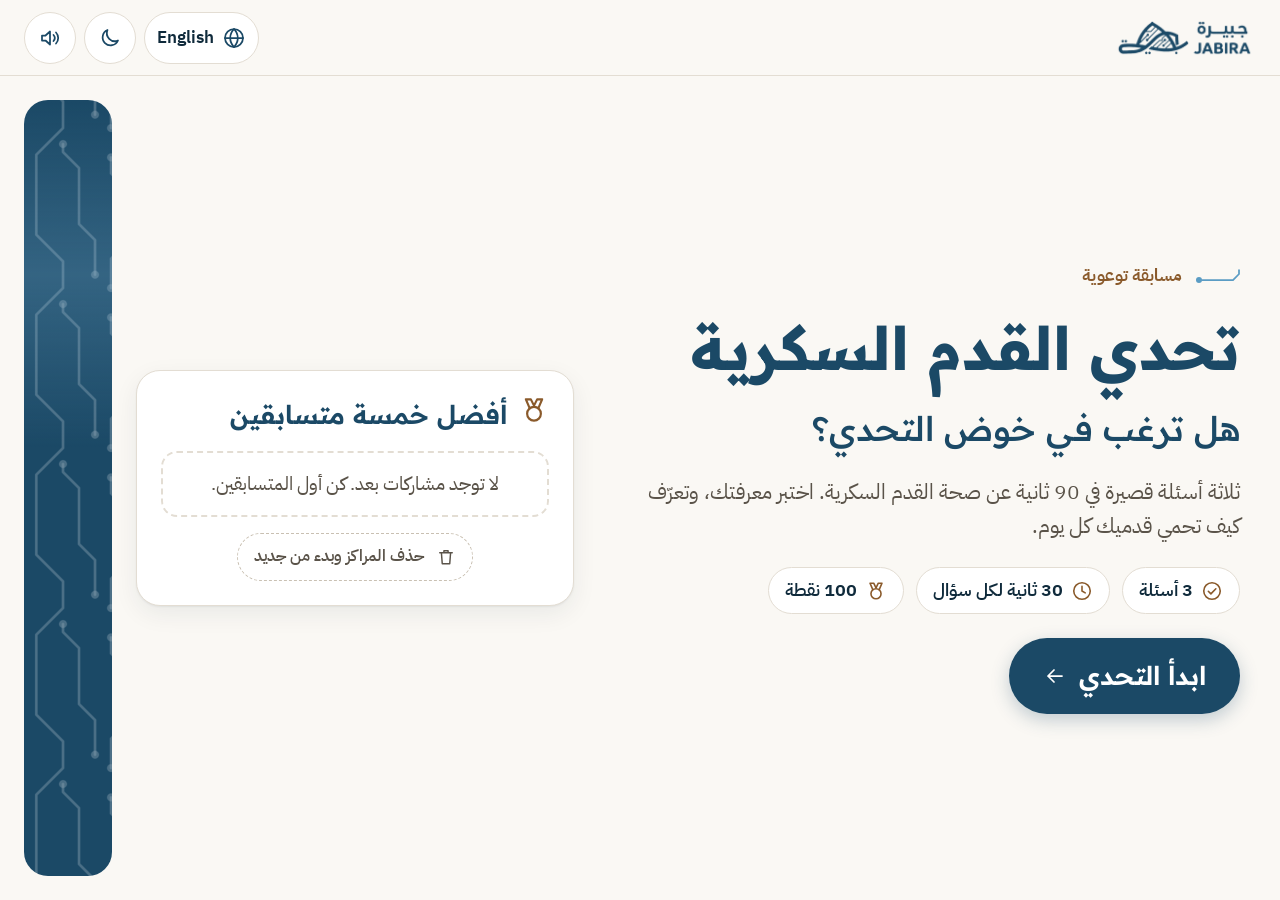
<file: index.html>
<!doctype html>
<html lang="ar" dir="rtl" data-theme="light">
<head>
  <meta charset="utf-8">
  <meta name="viewport" content="width=device-width, initial-scale=1, viewport-fit=cover">
  <meta name="theme-color" content="#FAF8F4">
  <meta name="color-scheme" content="light dark">
  <meta name="apple-mobile-web-app-capable" content="yes">
  <meta name="mobile-web-app-capable" content="yes">
  <meta name="apple-mobile-web-app-status-bar-style" content="default">
  <meta name="apple-mobile-web-app-title" content="تحدي القدم السكرية">
  <meta name="format-detection" content="telephone=no">
  <title>تحدي القدم السكرية</title>
  <link rel="apple-touch-icon" href="assets/img/app-icon-180.png">
  <link rel="icon" type="image/png" href="assets/img/app-icon-192.png">
  <link rel="stylesheet" href="css/fonts.css">
  <link rel="stylesheet" href="css/main.css">
  <link rel="stylesheet" href="css/motion.css">
  <script>
    // set theme + language before first paint (no flash)
    (function () {
      var d = document.documentElement, t = null, l = 'ar';
      try { t = localStorage.getItem('dfc.theme'); l = localStorage.getItem('dfc.lang') || 'ar'; } catch (e) {}
      if (t !== 'dark' && t !== 'light') { try { t = matchMedia('(prefers-color-scheme: dark)').matches ? 'dark' : 'light'; } catch (e) { t = 'light'; } }
      d.setAttribute('data-theme', t);
      if (l === 'en') { d.lang = 'en'; d.dir = 'ltr'; }
    })();
  </script>
</head>
<body>
  <header class="topbar">
    <div class="brand" id="brand">
      <img class="brand-logo" data-logo="logo-primary" src="assets/img/logo-primary-navy.png" alt="جبيرة JABIRA" width="587" height="180" draggable="false">
    </div>
    <div class="controls">
      <button type="button" class="ctrl" data-action="lang"></button>
      <button type="button" class="ctrl" data-action="theme"></button>
      <button type="button" class="ctrl" data-action="sound"></button>
    </div>
  </header>

  <main id="main">
    <!-- 1. الصفحة الرئيسية -->
    <section id="screen-home" class="screen" aria-labelledby="home-title">
      <div class="home-grid">
        <div class="hero">
          <span class="eyebrow"><svg class="trace" viewBox="0 0 46 16" fill="none" stroke="currentColor" stroke-width="1.75" stroke-linecap="round" aria-hidden="true"><path d="M1 2v4l6 6h31"/><circle cx="41" cy="12" r="3" fill="currentColor" stroke="none"/></svg><span data-i18n="eyebrow"></span></span>
          <h1 id="home-title" data-i18n="appTitle" tabindex="-1"></h1>
          <p class="tagline" data-i18n="heroQuestion"></p>
          <p class="desc" data-i18n="heroDesc"></p>
          <ul class="facts" id="facts"></ul>
          <div class="hero-actions">
            <button type="button" class="btn btn-primary btn-xl" id="btn-start"></button>
            <div class="closed-note" id="closed-note" hidden></div>
          </div>
        </div>
        <aside class="card board" aria-labelledby="board-title-home">
          <div class="board-head"><span id="board-icon-home"></span><h2 id="board-title-home" data-i18n="top5"></h2></div>
          <ol class="board-list" id="board-home"></ol>
          <button type="button" class="btn board-reset" id="btn-reset"></button>
        </aside>
        <div class="band home-band" aria-hidden="true"></div>
      </div>
    </section>

    <!-- 2. تسجيل المتسابق -->
    <section id="screen-register" class="screen" hidden aria-labelledby="reg-title">
      <div class="register-wrap">
        <form class="card register-card" id="form-register" novalidate autocomplete="off">
          <span class="eyebrow"><svg class="trace" viewBox="0 0 46 16" fill="none" stroke="currentColor" stroke-width="1.75" stroke-linecap="round" aria-hidden="true"><path d="M1 2v4l6 6h31"/><circle cx="41" cy="12" r="3" fill="currentColor" stroke="none"/></svg><span data-i18n="appTitle"></span></span>
          <h1 id="reg-title" data-i18n="registerTitle" tabindex="-1"></h1>
          <p class="desc" data-i18n="registerDesc"></p>
          <div class="field">
            <label for="name" data-i18n="nameLabel"></label>
            <input class="input" id="name" name="player" type="text" maxlength="40" autocomplete="off" autocorrect="off" spellcheck="false" autocapitalize="words" enterkeyhint="go" data-i18n-ph="namePlaceholder" aria-describedby="name-error">
            <p class="greet" id="greet" aria-live="polite" hidden></p>
            <p class="field-error" id="name-error" role="alert" hidden></p>
          </div>
          <div class="actions-row">
            <button type="submit" class="btn btn-primary btn-lg" id="btn-begin"></button>
            <button type="button" class="btn btn-secondary btn-lg" id="btn-reg-back"></button>
          </div>
        </form>
      </div>
    </section>

    <!-- 3. الأسئلة -->
    <section id="screen-quiz" class="screen" hidden aria-labelledby="q-text">
      <div class="quiz">
        <div class="quiz-top">
          <div class="progress">
            <span class="progress-label" id="q-progress-label"></span>
            <div class="steps" id="q-steps" role="progressbar" aria-valuemin="1" aria-valuemax="3"><div class="step"><i></i></div><div class="step"><i></i></div><div class="step"><i></i></div></div>
          </div>
          <div class="timer" id="timer">
            <span class="timer-chip" id="timer-chip" hidden></span>
            <div class="timer-ring" role="timer" id="timer-ring">
              <svg viewBox="0 0 100 100" aria-hidden="true"><circle class="track" cx="50" cy="50" r="44" fill="none" stroke-width="9"/><circle class="bar" id="timer-bar" cx="50" cy="50" r="44" fill="none" stroke-width="9" stroke-linecap="round" stroke-dasharray="276.46" stroke-dashoffset="0"/></svg>
              <div class="val"><span class="num" id="timer-val">30</span><small id="timer-unit"></small></div>
            </div>
          </div>
        </div>
        <div class="card qcard" id="qcard">
          <div class="qhead">
            <div class="warning" id="q-warning" hidden></div>
            <h2 class="qtext" id="q-text" tabindex="-1"></h2>
            <div class="qhint"><span id="q-hint"></span><span class="count" id="q-count" aria-live="polite"></span></div>
          </div>
          <ul class="options" id="q-options"></ul>
          <div class="qfoot">
            <button type="button" class="btn btn-primary btn-lg btn-confirm" id="btn-confirm" disabled></button>
          </div>
        </div>
      </div>
    </section>

    <!-- 4. النتائج -->
    <section id="screen-results" class="screen" hidden aria-labelledby="res-name">
      <div class="results-grid">
        <div class="card result-card">
          <span class="eyebrow"><svg class="trace" viewBox="0 0 46 16" fill="none" stroke="currentColor" stroke-width="1.75" stroke-linecap="round" aria-hidden="true"><path d="M1 2v4l6 6h31"/><circle cx="41" cy="12" r="3" fill="currentColor" stroke="none"/></svg><span data-i18n="resultsEyebrow"></span></span>
          <h1 class="result-name" id="res-name" tabindex="-1"></h1>
          <div class="score-hero">
            <span class="score-big num" id="res-score">0</span>
            <span class="score-out" data-i18n="outOf"></span>
          </div>
          <div class="score-track" aria-hidden="true"><i id="res-bar"></i></div>
          <p class="result-msg" id="res-msg"></p>
          <div class="stats" id="res-stats"></div>
          <p class="bonus-line" id="res-bonus"></p>
        </div>
        <div class="results-side">
          <div id="res-congrats"></div>
          <aside class="card board" aria-labelledby="board-title-res">
            <div class="board-head"><span id="board-icon-res"></span><h2 id="board-title-res" data-i18n="top5"></h2></div>
            <ol class="board-list" id="board-res"></ol>
          </aside>
          <button type="button" class="btn btn-primary btn-lg" id="btn-home"></button>
          <div class="band results-band" aria-hidden="true"></div>
        </div>
      </div>
    </section>
  </main>

  <div class="overlay" id="overlay" hidden role="alertdialog" aria-modal="true" aria-labelledby="overlay-title">
    <div class="overlay-box"><span id="overlay-icon"></span><h2 id="overlay-title"></h2><p id="overlay-text"></p></div>
  </div>
  <div class="overlay" id="confirm" hidden role="alertdialog" aria-modal="true" aria-labelledby="confirm-title" aria-describedby="confirm-text">
    <div class="overlay-box confirm-box">
      <span id="confirm-icon"></span>
      <h2 id="confirm-title"></h2>
      <p id="confirm-text"></p>
      <div class="actions-row">
        <button type="button" class="btn btn-secondary btn-lg" id="confirm-no"></button>
        <button type="button" class="btn btn-danger btn-lg" id="confirm-yes"></button>
      </div>
    </div>
  </div>
  <div class="toast" id="toast" role="status" aria-live="polite"></div>

  <script src="js/i18n.js"></script>
  <script src="js/questions.js"></script>
  <script src="js/scoring.js"></script>
  <script src="js/db.js"></script>
  <script src="js/sound.js"></script>
  <script src="js/effects.js"></script>
  <script src="js/common.js"></script>
  <script src="js/app.js"></script>
</body>
</html>
</file>
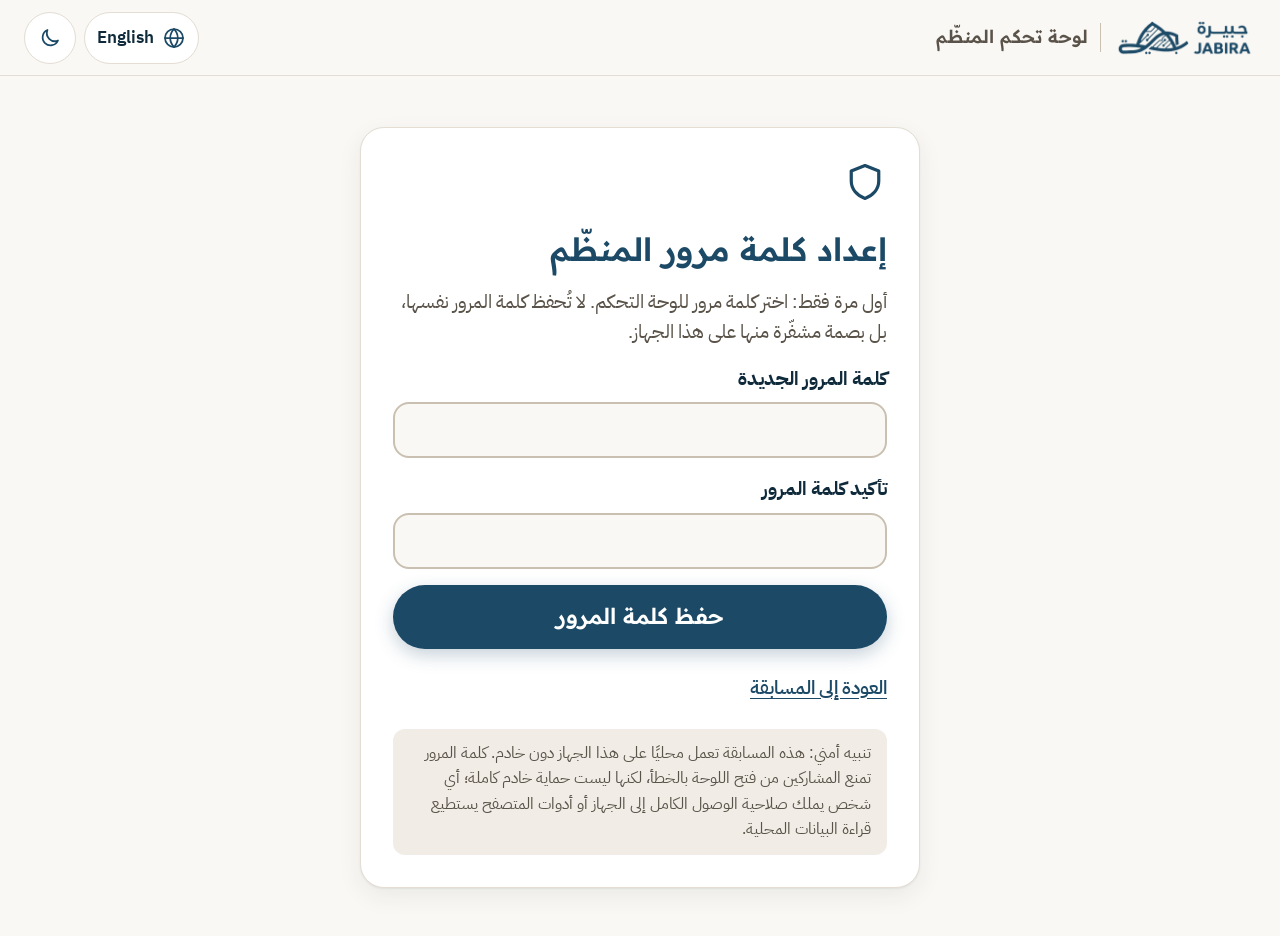
<file: admin.html>
<!doctype html>
<html lang="ar" dir="rtl" data-theme="light">
<head>
  <meta charset="utf-8">
  <meta name="viewport" content="width=device-width, initial-scale=1, viewport-fit=cover">
  <meta name="theme-color" content="#FAF8F4">
  <meta name="robots" content="noindex, nofollow">
  <meta name="format-detection" content="telephone=no">
  <title>لوحة تحكم المنظّم</title>
  <link rel="icon" type="image/png" href="assets/img/app-icon-192.png">
  <link rel="stylesheet" href="css/fonts.css">
  <link rel="stylesheet" href="css/main.css">
  <link rel="stylesheet" href="css/admin.css">
  <link rel="stylesheet" href="css/motion.css">
  <script>
    (function () {
      var d = document.documentElement, t = null, l = 'ar';
      try { t = localStorage.getItem('dfc.theme'); l = localStorage.getItem('dfc.lang') || 'ar'; } catch (e) {}
      if (t !== 'dark' && t !== 'light') { try { t = matchMedia('(prefers-color-scheme: dark)').matches ? 'dark' : 'light'; } catch (e) { t = 'light'; } }
      d.setAttribute('data-theme', t);
      if (l === 'en') { d.lang = 'en'; d.dir = 'ltr'; }
    })();
  </script>
</head>
<body class="admin">
  <header class="topbar">
    <div class="brand">
      <img class="brand-logo" data-logo="logo-primary" src="assets/img/logo-primary-navy.png" alt="جبيرة JABIRA" width="587" height="180" draggable="false">
      <span class="admin-tag" data-i18n="adminTitle"></span>
    </div>
    <div class="controls">
      <button type="button" class="ctrl" data-action="lang"></button>
      <button type="button" class="ctrl" data-action="theme"></button>
      <button type="button" class="ctrl" id="btn-logout" hidden></button>
    </div>
  </header>

  <main id="main" class="admin-main">
    <!-- تسجيل الدخول / الإعداد -->
    <section id="auth" class="auth-wrap" hidden>
      <form class="card auth-card" id="auth-form" novalidate autocomplete="off">
        <div class="auth-icon" id="auth-icon"></div>
        <h1 id="auth-title"></h1>
        <p class="muted" id="auth-desc"></p>
        <div class="field" id="f-code" hidden>
          <label for="in-code" data-i18n="adminRecoveryCode"></label>
          <input class="input input-md" id="in-code" type="text" autocomplete="off" autocapitalize="characters" spellcheck="false" placeholder="XXXX-XXXX-XXXX">
        </div>
        <div class="field">
          <label for="in-pass" id="lbl-pass"></label>
          <input class="input input-md" id="in-pass" type="password" autocomplete="current-password" enterkeyhint="go">
        </div>
        <div class="field" id="f-pass2" hidden>
          <label for="in-pass2" data-i18n="adminPassword2"></label>
          <input class="input input-md" id="in-pass2" type="password" autocomplete="new-password" enterkeyhint="go">
        </div>
        <p class="field-error" id="auth-error" role="alert" hidden></p>
        <button type="submit" class="btn btn-primary btn-lg" id="auth-submit"></button>
        <div class="auth-links">
          <button type="button" class="link" id="auth-forgot" data-i18n="adminForgot"></button>
          <a class="link" href="index.html" data-i18n="adminBackToQuiz"></a>
        </div>
        <p class="security-note" data-i18n="securityNote"></p>
      </form>
      <div class="card auth-card" id="recovery-show" hidden>
        <div class="auth-icon" id="rec-icon"></div>
        <p data-i18n="adminRecoveryShow"></p>
        <p class="recovery-code num" id="recovery-code"></p>
        <button type="button" class="btn btn-primary btn-lg" id="recovery-ok" data-i18n="adminRecoveryOk"></button>
      </div>
    </section>

    <!-- اللوحة -->
    <section id="dash" hidden>
      <nav class="tabs" role="tablist" id="tabs">
        <button type="button" role="tab" class="tab" data-tab="participants" id="tab-participants"></button>
        <button type="button" role="tab" class="tab" data-tab="stats" id="tab-stats"></button>
        <button type="button" role="tab" class="tab" data-tab="manage" id="tab-manage"></button>
        <button type="button" role="tab" class="tab" data-tab="settings" id="tab-settings"></button>
        <button type="button" role="tab" class="tab" data-tab="qr" id="tab-qr"></button>
      </nav>

      <div class="panel" id="panel-participants" role="tabpanel" aria-labelledby="tab-participants">
        <div class="panel-head">
          <div class="search">
            <span id="search-icon"></span>
            <input class="input input-md" id="search" type="search" autocomplete="off" data-i18n-ph="search" data-i18n-label="search">
          </div>
          <span class="muted num" id="count-label"></span>
        </div>
        <div class="table-wrap card">
          <table class="table" id="table">
            <thead><tr>
              <th data-i18n="colRank"></th><th data-i18n="colName"></th><th data-i18n="colScore"></th><th data-i18n="colTime"></th>
              <th data-i18n="colCorrect"></th><th data-i18n="colDate"></th><th data-i18n="colStatus"></th><th></th>
            </tr></thead>
            <tbody id="tbody"></tbody>
          </table>
          <p class="empty" id="table-empty" hidden></p>
        </div>
      </div>

      <div class="panel" id="panel-stats" role="tabpanel" aria-labelledby="tab-stats" hidden>
        <div class="stat-grid" id="stat-grid"></div>
      </div>

      <div class="panel" id="panel-manage" role="tabpanel" aria-labelledby="tab-manage" hidden>
        <p class="note" data-i18n="manageNote"></p>
        <div class="action-grid">
          <button type="button" class="btn btn-primary btn-lg" id="act-csv"></button>
          <button type="button" class="btn btn-secondary btn-lg" id="act-backup"></button>
          <label class="btn btn-secondary btn-lg file-btn"><span id="act-import-label"></span><input type="file" id="act-import" accept=".json,application/json"></label>
          <button type="button" class="btn btn-secondary btn-lg" id="act-tests"></button>
          <button type="button" class="btn btn-secondary btn-lg" id="act-dupes"></button>
          <button type="button" class="btn btn-danger btn-lg" id="act-reset"></button>
        </div>
      </div>

      <div class="panel" id="panel-settings" role="tabpanel" aria-labelledby="tab-settings" hidden>
        <div class="settings-grid">
          <div class="card setting">
            <h2 data-i18n="quizOpenLabel"></h2>
            <p class="state" id="open-state"></p>
            <button type="button" class="btn btn-primary btn-lg" id="toggle-open"></button>
          </div>
          <div class="card setting">
            <h2 data-i18n="testModeLabel"></h2>
            <p class="muted" data-i18n="testModeDesc"></p>
            <p class="state" id="test-state"></p>
            <button type="button" class="btn btn-secondary btn-lg" id="toggle-test"></button>
          </div>
          <form class="card setting" id="form-pass" novalidate autocomplete="off">
            <h2 data-i18n="changePassword"></h2>
            <div class="field"><label for="cp-old" data-i18n="currentPassword"></label><input class="input input-md" id="cp-old" type="password" autocomplete="current-password"></div>
            <div class="field"><label for="cp-new" data-i18n="newPassword"></label><input class="input input-md" id="cp-new" type="password" autocomplete="new-password"></div>
            <div class="field"><label for="cp-new2" data-i18n="adminPassword2"></label><input class="input input-md" id="cp-new2" type="password" autocomplete="new-password"></div>
            <p class="field-error" id="cp-error" role="alert" hidden></p>
            <button type="submit" class="btn btn-secondary btn-lg" data-i18n="changePassword"></button>
          </form>
          <div class="card setting">
            <h2 data-i18n="storageInfo"></h2>
            <p id="storage-state"></p>
            <p class="security-note" data-i18n="securityNote"></p>
          </div>
        </div>
      </div>

      <div class="panel" id="panel-qr" role="tabpanel" aria-labelledby="tab-qr" hidden>
        <div class="qr-layout">
          <div class="card qr-side">
            <h2 data-i18n="qrTitle"></h2>
            <div class="field">
              <span class="label" data-i18n="qrCurrent"></span>
              <code class="url" id="qr-current"></code>
            </div>
            <p class="warn-box" id="qr-local-warn" hidden></p>
            <form class="field" id="qr-form" novalidate>
              <label for="qr-url" data-i18n="qrCustom"></label>
              <input class="input input-md" id="qr-url" type="url" inputmode="url" autocomplete="off" autocapitalize="off" spellcheck="false" dir="ltr">
              <p class="field-error" id="qr-error" role="alert" hidden></p>
              <button type="submit" class="btn btn-secondary btn-lg" data-i18n="qrGenerate"></button>
            </form>
            <p class="muted" data-i18n="qrLanNote"></p>
          </div>
          <div class="card qr-view" id="qr-view" hidden>
            <div class="qr-box" id="qr-box"></div>
            <code class="url" id="qr-url-shown"></code>
            <div class="actions-row">
              <button type="button" class="btn btn-primary btn-lg" id="qr-copy"></button>
              <button type="button" class="btn btn-secondary btn-lg" id="qr-full"></button>
            </div>
          </div>
        </div>
      </div>
    </section>
  </main>

  <!-- نافذة التفاصيل / التأكيد -->
  <div class="overlay" id="modal" hidden role="dialog" aria-modal="true" aria-labelledby="modal-title">
    <div class="overlay-box modal-box">
      <h2 id="modal-title"></h2>
      <div id="modal-body" class="modal-body"></div>
      <div class="actions-row" id="modal-actions"></div>
    </div>
  </div>
  <div class="qr-full" id="qr-full-view" hidden role="dialog" aria-modal="true"><div class="qr-full-inner" id="qr-full-inner"></div></div>
  <div class="toast" id="toast" role="status" aria-live="polite"></div>

  <script src="js/i18n.js"></script>
  <script src="js/questions.js"></script>
  <script src="js/scoring.js"></script>
  <script src="js/db.js"></script>
  <script src="js/crypto.js"></script>
  <script src="js/qr.js"></script>
  <script src="js/common.js"></script>
  <script src="js/admin.js"></script>
</body>
</html>
</file>
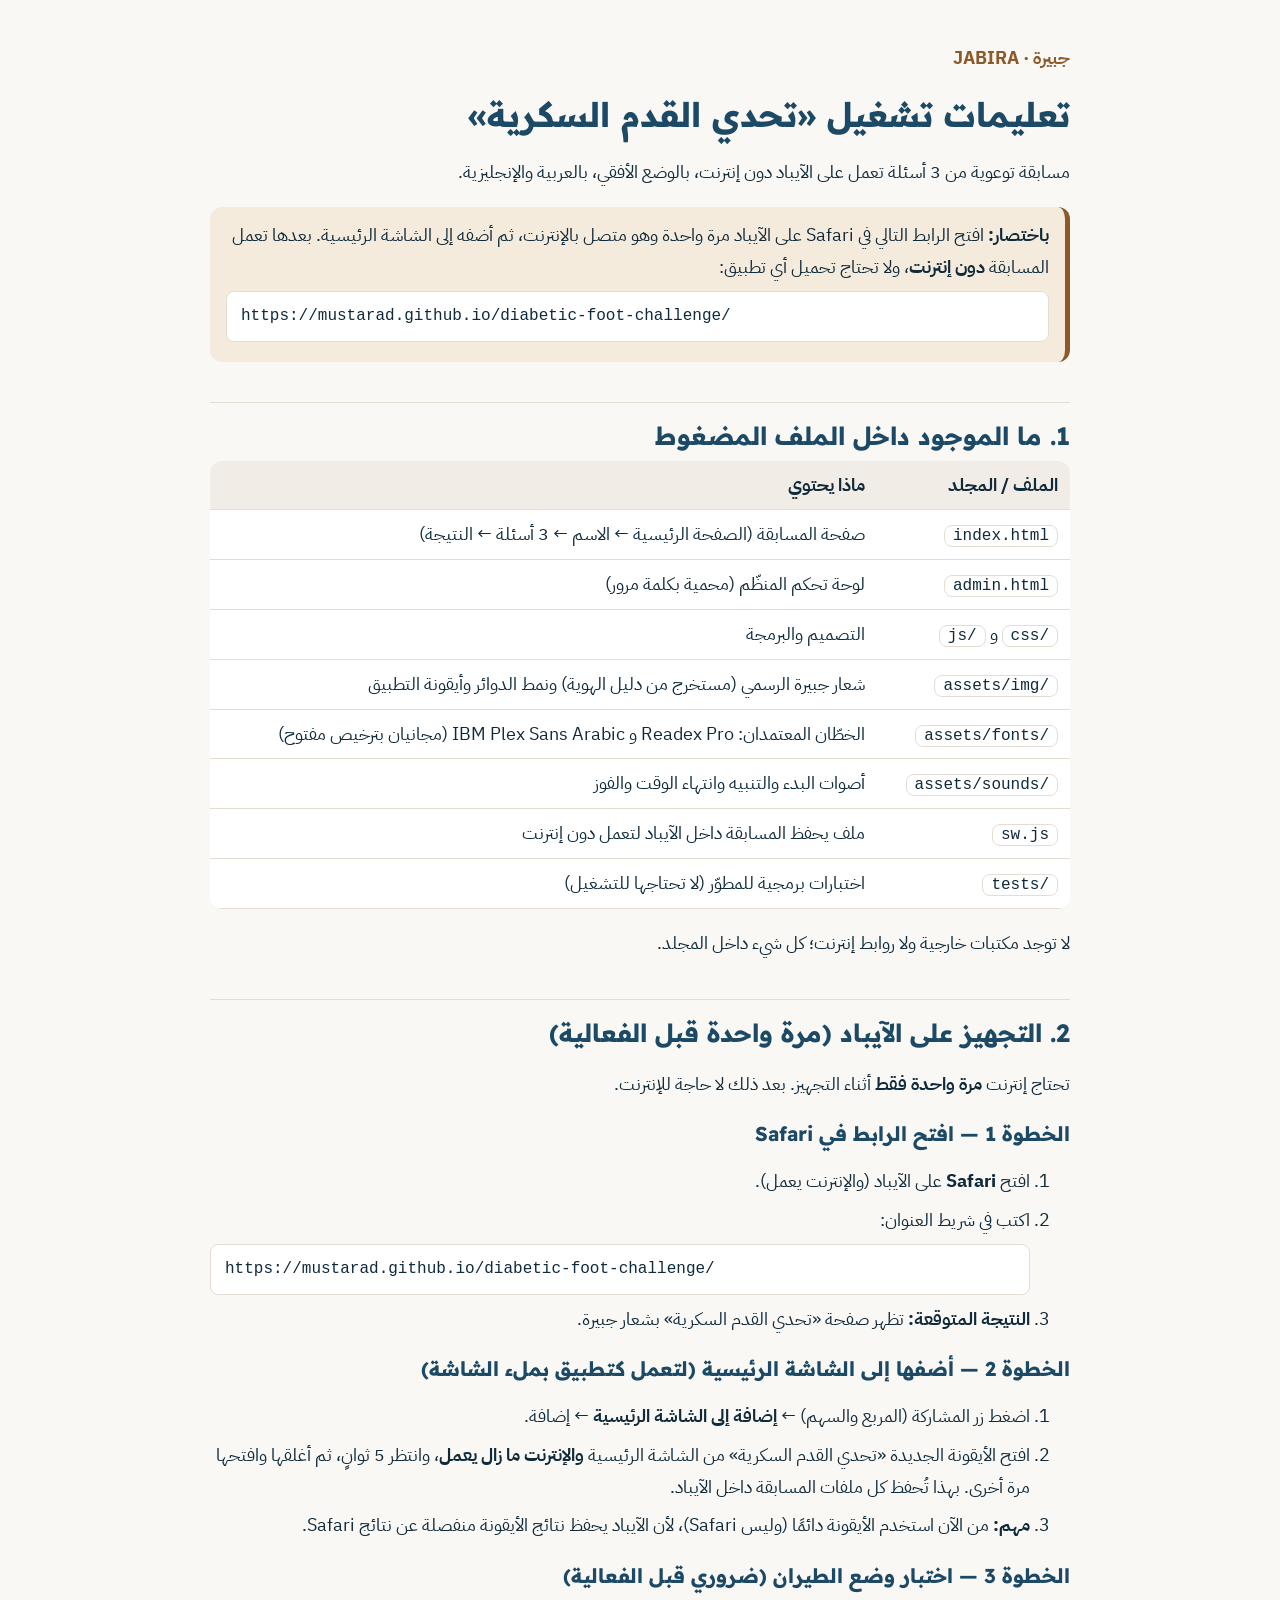
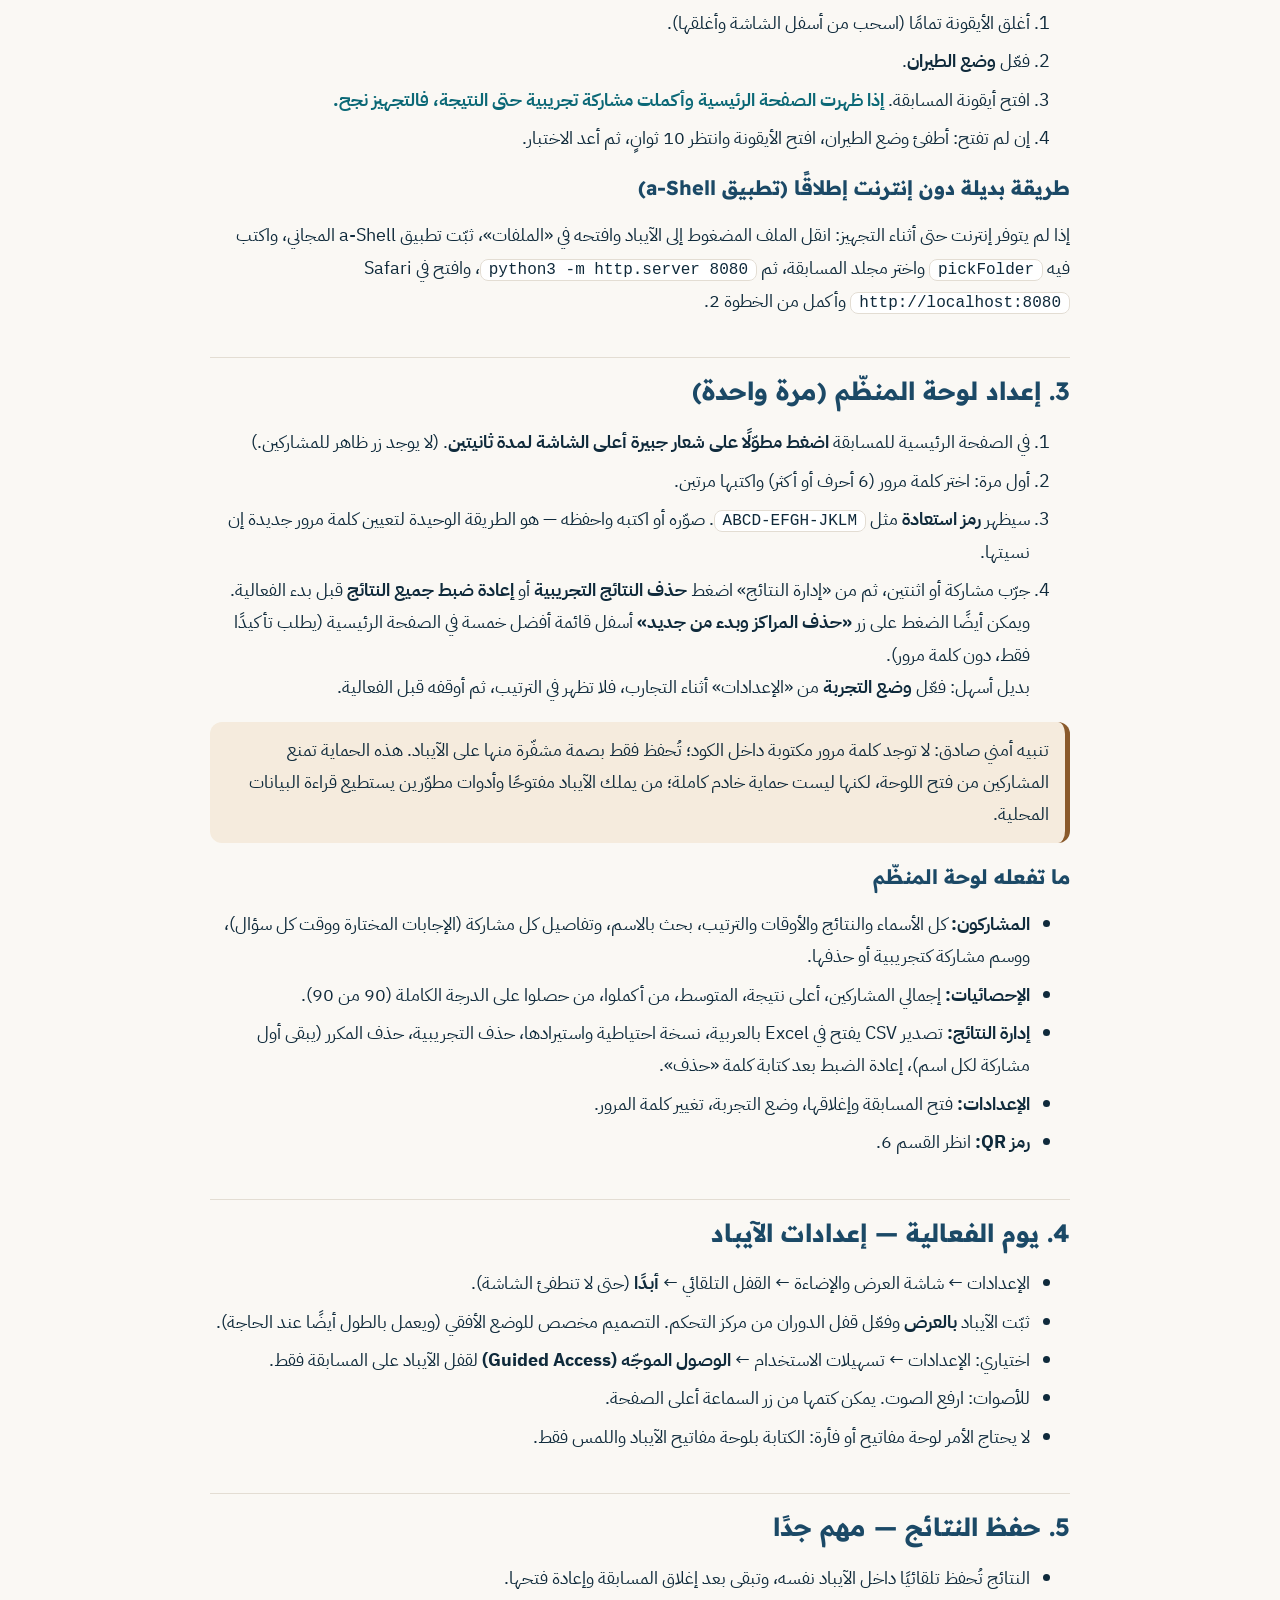
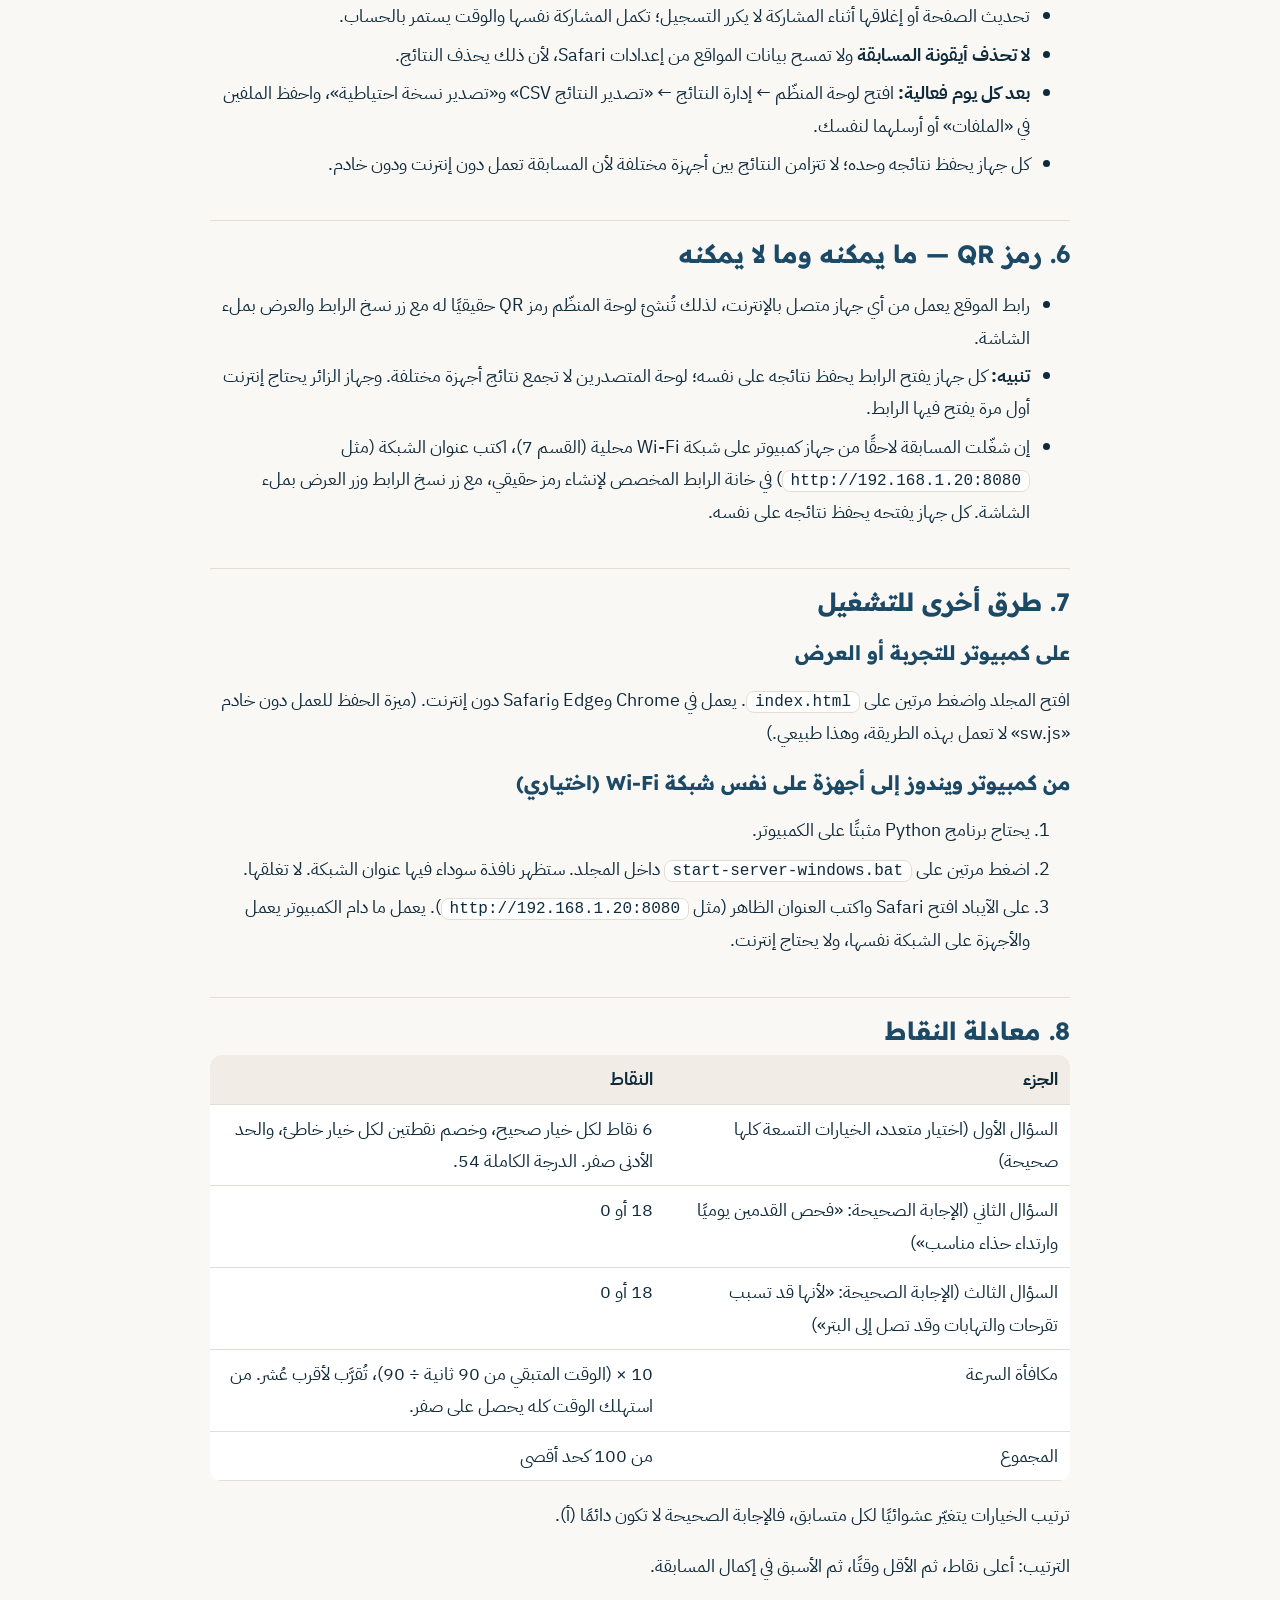
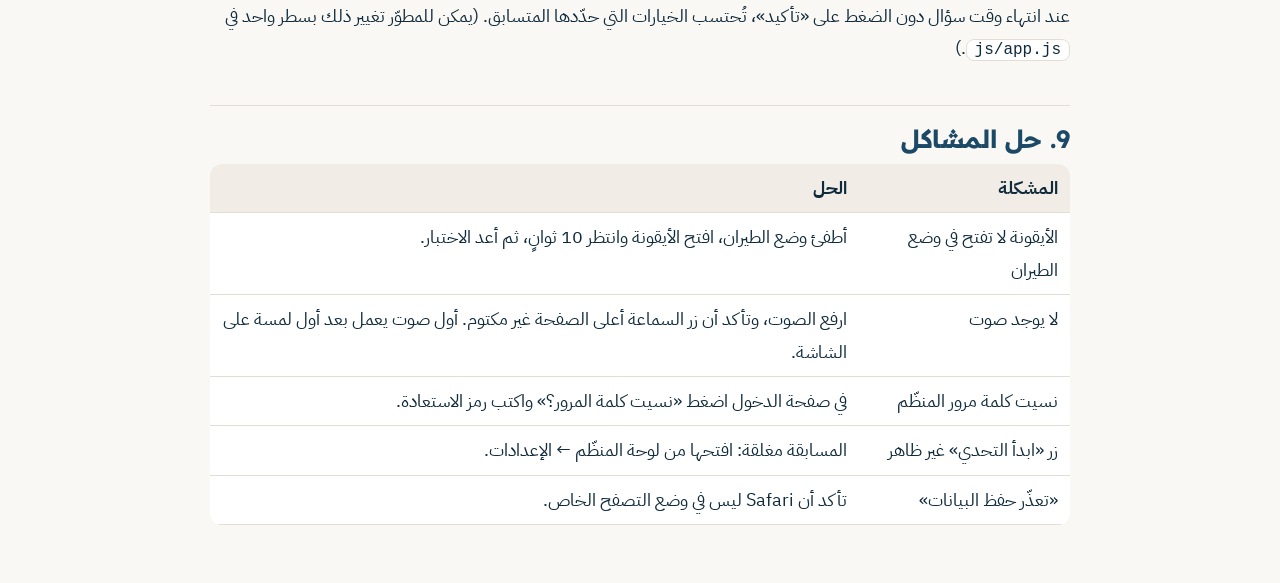
<file: تعليمات-التشغيل.html>
<!doctype html>
<html lang="ar" dir="rtl">
<head>
<meta charset="utf-8">
<meta name="viewport" content="width=device-width, initial-scale=1">
<title>تعليمات تشغيل تحدي القدم السكرية</title>
<style>
  @font-face { font-family: 'IBM Plex Sans Arabic'; src: url('assets/fonts/IBMPlexSansArabic-Regular.ttf'); font-weight: 400; }
  @font-face { font-family: 'IBM Plex Sans Arabic'; src: url('assets/fonts/IBMPlexSansArabic-Bold.ttf'); font-weight: 700; }
  @font-face { font-family: 'Readex Pro'; src: url('assets/fonts/ReadexPro-Variable.ttf'); font-weight: 160 700; }
  :root { --navy:#1B4966; --ink:#0F2A3B; --leather:#8A5A2B; --sand:#FAF8F4; --sand2:#F1EDE6; --line:#E3DDD3; }
  body { margin:0; background:var(--sand); color:var(--ink); font:18px/1.8 'IBM Plex Sans Arabic', system-ui, sans-serif; }
  .wrap { max-width: 860px; margin: 0 auto; padding: 24px 16px 64px; }
  h1, h2, h3 { font-family:'Readex Pro','IBM Plex Sans Arabic',sans-serif; color:var(--navy); line-height:1.35; }
  h1 { font-size: 34px; margin: 8px 0 4px; }
  h2 { font-size: 25px; margin: 40px 0 8px; padding-top: 16px; border-top: 1px solid var(--line); }
  h3 { font-size: 20px; margin: 20px 0 4px; }
  .eyebrow { color: var(--leather); font-weight: 700; }
  ol li, ul li { margin: 6px 0; }
  code, .cmd { direction: ltr; unicode-bidi: isolate; font-family: Menlo, Consolas, monospace; background: #fff; border: 1px solid var(--line); border-radius: 8px; padding: 1px 8px; font-size: 16px; }
  .cmd { display: block; padding: 10px 14px; margin: 8px 0; text-align: left; }
  .box { background:#fff; border:1px solid var(--line); border-radius: 16px; padding: 14px 18px; margin: 12px 0; }
  .note { background: #F5EBDD; border-inline-start: 5px solid var(--leather); border-radius: 12px; padding: 12px 16px; margin: 12px 0; }
  .ok { color: #0B6876; font-weight: 700; }
  table { border-collapse: collapse; width: 100%; background:#fff; border-radius: 12px; overflow: hidden; }
  td, th { border-bottom: 1px solid var(--line); padding: 8px 12px; text-align: start; vertical-align: top; }
  th { background: var(--sand2); }
</style>
</head>
<body><div class="wrap">

<p class="eyebrow">جبيرة · JABIRA</p>
<h1>تعليمات تشغيل «تحدي القدم السكرية»</h1>
<p>مسابقة توعوية من 3 أسئلة تعمل على الآيباد دون إنترنت، بالوضع الأفقي، بالعربية والإنجليزية.</p>

<div class="note"><strong>باختصار:</strong> افتح الرابط التالي في Safari على الآيباد مرة واحدة وهو متصل بالإنترنت، ثم أضفه إلى الشاشة الرئيسية. بعدها تعمل المسابقة <strong>دون إنترنت</strong>، ولا تحتاج تحميل أي تطبيق:<br><span class="cmd">https://mustarad.github.io/diabetic-foot-challenge/</span></div>

<h2>1. ما الموجود داخل الملف المضغوط</h2>
<table>
  <tr><th>الملف / المجلد</th><th>ماذا يحتوي</th></tr>
  <tr><td><code>index.html</code></td><td>صفحة المسابقة (الصفحة الرئيسية ← الاسم ← 3 أسئلة ← النتيجة)</td></tr>
  <tr><td><code>admin.html</code></td><td>لوحة تحكم المنظّم (محمية بكلمة مرور)</td></tr>
  <tr><td><code>css/</code> و <code>js/</code></td><td>التصميم والبرمجة</td></tr>
  <tr><td><code>assets/img/</code></td><td>شعار جبيرة الرسمي (مستخرج من دليل الهوية) ونمط الدوائر وأيقونة التطبيق</td></tr>
  <tr><td><code>assets/fonts/</code></td><td>الخطّان المعتمدان: Readex Pro و IBM Plex Sans Arabic (مجانيان بترخيص مفتوح)</td></tr>
  <tr><td><code>assets/sounds/</code></td><td>أصوات البدء والتنبيه وانتهاء الوقت والفوز</td></tr>
  <tr><td><code>sw.js</code></td><td>ملف يحفظ المسابقة داخل الآيباد لتعمل دون إنترنت</td></tr>
  <tr><td><code>tests/</code></td><td>اختبارات برمجية للمطوّر (لا تحتاجها للتشغيل)</td></tr>
</table>
<p>لا توجد مكتبات خارجية ولا روابط إنترنت؛ كل شيء داخل المجلد.</p>

<h2>2. التجهيز على الآيباد (مرة واحدة قبل الفعالية)</h2>
<p>تحتاج إنترنت <strong>مرة واحدة فقط</strong> أثناء التجهيز. بعد ذلك لا حاجة للإنترنت.</p>

<h3>الخطوة 1 — افتح الرابط في Safari</h3>
<ol>
  <li>افتح <strong>Safari</strong> على الآيباد (والإنترنت يعمل).</li>
  <li>اكتب في شريط العنوان:
    <span class="cmd">https://mustarad.github.io/diabetic-foot-challenge/</span></li>
  <li><strong>النتيجة المتوقعة:</strong> تظهر صفحة «تحدي القدم السكرية» بشعار جبيرة.</li>
</ol>

<h3>الخطوة 2 — أضفها إلى الشاشة الرئيسية (لتعمل كتطبيق بملء الشاشة)</h3>
<ol>
  <li>اضغط زر المشاركة (المربع والسهم) ← <strong>إضافة إلى الشاشة الرئيسية</strong> ← إضافة.</li>
  <li>افتح الأيقونة الجديدة «تحدي القدم السكرية» من الشاشة الرئيسية <strong>والإنترنت ما زال يعمل</strong>، وانتظر 5 ثوانٍ، ثم أغلقها وافتحها مرة أخرى. بهذا تُحفظ كل ملفات المسابقة داخل الآيباد.</li>
  <li><strong>مهم:</strong> من الآن استخدم الأيقونة دائمًا (وليس Safari)، لأن الآيباد يحفظ نتائج الأيقونة منفصلة عن نتائج Safari.</li>
</ol>

<h3>الخطوة 3 — اختبار وضع الطيران (ضروري قبل الفعالية)</h3>
<ol>
  <li>أغلق الأيقونة تمامًا (اسحب من أسفل الشاشة وأغلقها).</li>
  <li>فعّل <strong>وضع الطيران</strong>.</li>
  <li>افتح أيقونة المسابقة. <span class="ok">إذا ظهرت الصفحة الرئيسية وأكملت مشاركة تجريبية حتى النتيجة، فالتجهيز نجح.</span></li>
  <li>إن لم تفتح: أطفئ وضع الطيران، افتح الأيقونة وانتظر 10 ثوانٍ، ثم أعد الاختبار.</li>
</ol>

<h3>طريقة بديلة دون إنترنت إطلاقًا (تطبيق a-Shell)</h3>
<p>إذا لم يتوفر إنترنت حتى أثناء التجهيز: انقل الملف المضغوط إلى الآيباد وافتحه في «الملفات»، ثبّت تطبيق a-Shell المجاني، واكتب فيه <code>pickFolder</code> واختر مجلد المسابقة، ثم <code>python3 -m http.server 8080</code>، وافتح في Safari <code>http://localhost:8080</code> وأكمل من الخطوة 2.</p>

<h2>3. إعداد لوحة المنظّم (مرة واحدة)</h2>
<ol>
  <li>في الصفحة الرئيسية للمسابقة <strong>اضغط مطوّلًا على شعار جبيرة أعلى الشاشة لمدة ثانيتين</strong>. (لا يوجد زر ظاهر للمشاركين.)</li>
  <li>أول مرة: اختر كلمة مرور (6 أحرف أو أكثر) واكتبها مرتين.</li>
  <li>سيظهر <strong>رمز استعادة</strong> مثل <code>ABCD-EFGH-JKLM</code>. صوّره أو اكتبه واحفظه — هو الطريقة الوحيدة لتعيين كلمة مرور جديدة إن نسيتها.</li>
  <li>جرّب مشاركة أو اثنتين، ثم من «إدارة النتائج» اضغط <strong>حذف النتائج التجريبية</strong> أو <strong>إعادة ضبط جميع النتائج</strong> قبل بدء الفعالية. ويمكن أيضًا الضغط على زر <strong>«حذف المراكز وبدء من جديد»</strong> أسفل قائمة أفضل خمسة في الصفحة الرئيسية (يطلب تأكيدًا فقط، دون كلمة مرور).
    <br>بديل أسهل: فعّل <strong>وضع التجربة</strong> من «الإعدادات» أثناء التجارب، فلا تظهر في الترتيب، ثم أوقفه قبل الفعالية.</li>
</ol>
<div class="note">تنبيه أمني صادق: لا توجد كلمة مرور مكتوبة داخل الكود؛ تُحفظ فقط بصمة مشفّرة منها على الآيباد. هذه الحماية تمنع المشاركين من فتح اللوحة، لكنها ليست حماية خادم كاملة؛ من يملك الآيباد مفتوحًا وأدوات مطوّرين يستطيع قراءة البيانات المحلية.</div>

<h3>ما تفعله لوحة المنظّم</h3>
<ul>
  <li><strong>المشاركون:</strong> كل الأسماء والنتائج والأوقات والترتيب، بحث بالاسم، وتفاصيل كل مشاركة (الإجابات المختارة ووقت كل سؤال)، ووسم مشاركة كتجريبية أو حذفها.</li>
  <li><strong>الإحصائيات:</strong> إجمالي المشاركين، أعلى نتيجة، المتوسط، من أكملوا، من حصلوا على الدرجة الكاملة (90 من 90).</li>
  <li><strong>إدارة النتائج:</strong> تصدير CSV يفتح في Excel بالعربية، نسخة احتياطية واستيرادها، حذف التجريبية، حذف المكرر (يبقى أول مشاركة لكل اسم)، إعادة الضبط بعد كتابة كلمة «حذف».</li>
  <li><strong>الإعدادات:</strong> فتح المسابقة وإغلاقها، وضع التجربة، تغيير كلمة المرور.</li>
  <li><strong>رمز QR:</strong> انظر القسم 6.</li>
</ul>

<h2>4. يوم الفعالية — إعدادات الآيباد</h2>
<ul>
  <li>الإعدادات ← شاشة العرض والإضاءة ← القفل التلقائي ← <strong>أبدًا</strong> (حتى لا تنطفئ الشاشة).</li>
  <li>ثبّت الآيباد <strong>بالعرض</strong> وفعّل قفل الدوران من مركز التحكم. التصميم مخصص للوضع الأفقي (ويعمل بالطول أيضًا عند الحاجة).</li>
  <li>اختياري: الإعدادات ← تسهيلات الاستخدام ← <strong>الوصول الموجّه (Guided Access)</strong> لقفل الآيباد على المسابقة فقط.</li>
  <li>للأصوات: ارفع الصوت. يمكن كتمها من زر السماعة أعلى الصفحة.</li>
  <li>لا يحتاج الأمر لوحة مفاتيح أو فأرة: الكتابة بلوحة مفاتيح الآيباد واللمس فقط.</li>
</ul>

<h2>5. حفظ النتائج — مهم جدًا</h2>
<ul>
  <li>النتائج تُحفظ تلقائيًا داخل الآيباد نفسه، وتبقى بعد إغلاق المسابقة وإعادة فتحها.</li>
  <li>تحديث الصفحة أو إغلاقها أثناء المشاركة لا يكرر التسجيل؛ تكمل المشاركة نفسها والوقت يستمر بالحساب.</li>
  <li><strong>لا تحذف أيقونة المسابقة</strong> ولا تمسح بيانات المواقع من إعدادات Safari، لأن ذلك يحذف النتائج.</li>
  <li><strong>بعد كل يوم فعالية:</strong> افتح لوحة المنظّم ← إدارة النتائج ← «تصدير النتائج CSV» و«تصدير نسخة احتياطية»، واحفظ الملفين في «الملفات» أو أرسلهما لنفسك.</li>
  <li>كل جهاز يحفظ نتائجه وحده؛ لا تتزامن النتائج بين أجهزة مختلفة لأن المسابقة تعمل دون إنترنت ودون خادم.</li>
</ul>

<h2>6. رمز QR — ما يمكنه وما لا يمكنه</h2>
<ul>
  <li>رابط الموقع يعمل من أي جهاز متصل بالإنترنت، لذلك تُنشئ لوحة المنظّم رمز QR حقيقيًا له مع زر نسخ الرابط والعرض بملء الشاشة.</li><li><strong>تنبيه:</strong> كل جهاز يفتح الرابط يحفظ نتائجه على نفسه؛ لوحة المتصدرين لا تجمع نتائج أجهزة مختلفة. وجهاز الزائر يحتاج إنترنت أول مرة يفتح فيها الرابط.</li>
  <li>إن شغّلت المسابقة لاحقًا من جهاز كمبيوتر على شبكة Wi-Fi محلية (القسم 7)، اكتب عنوان الشبكة (مثل <code>http://192.168.1.20:8080</code>) في خانة الرابط المخصص لإنشاء رمز حقيقي، مع زر نسخ الرابط وزر العرض بملء الشاشة. كل جهاز يفتحه يحفظ نتائجه على نفسه.</li>
</ul>

<h2>7. طرق أخرى للتشغيل</h2>
<h3>على كمبيوتر للتجربة أو العرض</h3>
<p>افتح المجلد واضغط مرتين على <code>index.html</code>. يعمل في Chrome وEdge وSafari دون إنترنت. (ميزة الحفظ للعمل دون خادم «sw.js» لا تعمل بهذه الطريقة، وهذا طبيعي.)</p>
<h3>من كمبيوتر ويندوز إلى أجهزة على نفس شبكة Wi-Fi (اختياري)</h3>
<ol>
  <li>يحتاج برنامج Python مثبتًا على الكمبيوتر.</li>
  <li>اضغط مرتين على <code>start-server-windows.bat</code> داخل المجلد. ستظهر نافذة سوداء فيها عنوان الشبكة. لا تغلقها.</li>
  <li>على الآيباد افتح Safari واكتب العنوان الظاهر (مثل <code>http://192.168.1.20:8080</code>). يعمل ما دام الكمبيوتر يعمل والأجهزة على الشبكة نفسها، ولا يحتاج إنترنت.</li>
</ol>

<h2>8. معادلة النقاط</h2>
<table>
  <tr><th>الجزء</th><th>النقاط</th></tr>
  <tr><td>السؤال الأول (اختيار متعدد، الخيارات التسعة كلها صحيحة)</td><td>6 نقاط لكل خيار صحيح، وخصم نقطتين لكل خيار خاطئ، والحد الأدنى صفر. الدرجة الكاملة 54.</td></tr>
  <tr><td>السؤال الثاني (الإجابة الصحيحة: «فحص القدمين يوميًا وارتداء حذاء مناسب»)</td><td>18 أو 0</td></tr>
  <tr><td>السؤال الثالث (الإجابة الصحيحة: «لأنها قد تسبب تقرحات والتهابات وقد تصل إلى البتر»)</td><td>18 أو 0</td></tr>
  <tr><td>مكافأة السرعة</td><td>10 × (الوقت المتبقي من 90 ثانية ÷ 90)، تُقرَّب لأقرب عُشر. من استهلك الوقت كله يحصل على صفر.</td></tr>
  <tr><td>المجموع</td><td>من 100 كحد أقصى</td></tr>
</table>
<p>ترتيب الخيارات يتغيّر عشوائيًا لكل متسابق، فالإجابة الصحيحة لا تكون دائمًا (أ).</p>
<p>الترتيب: أعلى نقاط، ثم الأقل وقتًا، ثم الأسبق في إكمال المسابقة.</p>
<p>عند انتهاء وقت سؤال دون الضغط على «تأكيد»، تُحتسب الخيارات التي حدّدها المتسابق. (يمكن للمطوّر تغيير ذلك بسطر واحد في <code>js/app.js</code>.)</p>

<h2>9. حل المشاكل</h2>
<table>
  <tr><th>المشكلة</th><th>الحل</th></tr>
  <tr><td>الأيقونة لا تفتح في وضع الطيران</td><td>أطفئ وضع الطيران، افتح الأيقونة وانتظر 10 ثوانٍ، ثم أعد الاختبار.</td></tr>
  <tr><td>لا يوجد صوت</td><td>ارفع الصوت، وتأكد أن زر السماعة أعلى الصفحة غير مكتوم. أول صوت يعمل بعد أول لمسة على الشاشة.</td></tr>
  <tr><td>نسيت كلمة مرور المنظّم</td><td>في صفحة الدخول اضغط «نسيت كلمة المرور؟» واكتب رمز الاستعادة.</td></tr>
  <tr><td>زر «ابدأ التحدي» غير ظاهر</td><td>المسابقة مغلقة: افتحها من لوحة المنظّم ← الإعدادات.</td></tr>
  <tr><td>«تعذّر حفظ البيانات»</td><td>تأكد أن Safari ليس في وضع التصفح الخاص.</td></tr>
</table>

</div></body>
</html>
</file>
<file: css/fonts.css>
/* الخطوط المعتمدة في دليل الهوية — محلية بالكامل (SIL Open Font License) */
@font-face {
  font-family: 'Readex Pro';
  src: url('../assets/fonts/ReadexPro-Variable.ttf') format('truetype');
  font-weight: 160 700;
  font-style: normal;
  font-display: swap;
}
@font-face {
  font-family: 'IBM Plex Sans Arabic';
  src: url('../assets/fonts/IBMPlexSansArabic-Regular.ttf') format('truetype');
  font-weight: 400;
  font-style: normal;
  font-display: swap;
}
@font-face {
  font-family: 'IBM Plex Sans Arabic';
  src: url('../assets/fonts/IBMPlexSansArabic-Medium.ttf') format('truetype');
  font-weight: 500;
  font-style: normal;
  font-display: swap;
}
@font-face {
  font-family: 'IBM Plex Sans Arabic';
  src: url('../assets/fonts/IBMPlexSansArabic-SemiBold.ttf') format('truetype');
  font-weight: 600;
  font-style: normal;
  font-display: swap;
}
@font-face {
  font-family: 'IBM Plex Sans Arabic';
  src: url('../assets/fonts/IBMPlexSansArabic-Bold.ttf') format('truetype');
  font-weight: 700;
  font-style: normal;
  font-display: swap;
}
</file>
<file: css/main.css>
/*
 * تحدي القدم السكرية — هوية JABIRA (جبيرة)
 * Colours, type and spacing come from the JABIRA Brand Guidelines (Edition 01):
 *   Navy #1B4966 · Ink #0F2A3B · Leather #8A5A2B · Sand #FAF8F4 · Night #0C1A24 + extended palette.
 *   Display: Readex Pro · Text: IBM Plex Sans Arabic · 4-px spacing scale · body ≥ 17 px · touch ≥ 48 px.
 */

:root {
  /* extended palette */
  --navy-50: #F2F7FA; --navy-100: #E3EDF4; --navy-200: #B5DAF1; --navy-300: #8EC5E8; --navy-400: #5A9CC4;
  --navy-500: #2F6F97; --navy-600: #245A7D; --navy-700: #1B4966; --navy-800: #123650; --navy-900: #0F2A3B;
  --sand-white: #FFFFFF; --sand-50: #FAF8F4; --sand-100: #F1EDE6; --sand-200: #E3DDD3; --sand-300: #C9C0B2; --sand-500: #8A8276; --sand-700: #5A5349;
  --night-100: #EEF3F6; --night-300: #A9B8C4; --night-500: #5D7486; --night-600: #4D5B66; --night-700: #223A4C; --night-800: #13283A; --night-900: #0C1A24; --night-950: #08131B;
  --leather-50: #FAF4EC; --leather-100: #F5EBDD; --leather-200: #ECD3B4; --leather-300: #E0AC74; --leather-500: #A8723D; --leather-600: #8A5A2B; --leather-800: #3B2A19;

  /* semantic tokens — light */
  --bg: var(--sand-50);
  --surface: var(--sand-white);
  --surface-2: var(--sand-100);
  --border: var(--sand-200);
  --border-strong: var(--sand-300);
  --text: var(--navy-900);
  --text-muted: var(--sand-700);
  --primary: var(--navy-700);
  --primary-hover: var(--navy-800);
  --on-primary: #FFFFFF;
  --primary-soft: var(--navy-100);
  --primary-line: var(--navy-400);
  --heading: var(--navy-700);
  --accent: var(--leather-600);
  --accent-soft: var(--leather-100);
  --accent-line: var(--leather-300);
  --focus: var(--navy-500);
  --band-bg: var(--navy-700);
  --band-line: rgba(255, 255, 255, 0.34);
  --shadow: 0 1px 2px rgba(15, 42, 59, 0.06), 0 8px 24px rgba(15, 42, 59, 0.07);
  --shadow-lg: 0 2px 4px rgba(15, 42, 59, 0.06), 0 18px 48px rgba(15, 42, 59, 0.12);
  --medal-1: var(--leather-300); --medal-1-ink: var(--navy-900);
  --medal-2: var(--night-300);   --medal-2-ink: var(--navy-900);
  --medal-3: var(--leather-600); --medal-3-ink: #FFFFFF;
  --overlay: rgba(15, 42, 59, 0.55);

  --font-display: 'Readex Pro', 'IBM Plex Sans Arabic', system-ui, sans-serif;
  --font-text: 'IBM Plex Sans Arabic', system-ui, -apple-system, 'Segoe UI', sans-serif;

  --s1: 4px; --s2: 8px; --s3: 12px; --s4: 16px; --s5: 24px; --s6: 32px; --s7: 48px; --s8: 64px; --s9: 96px;
  --r-sm: 8px; --r-md: 12px; --r-lg: 16px; --r-xl: 24px; --r-pill: 999px;
  --t-fast: 150ms; --t-mid: 200ms; --t-screen: 320ms;
  --header-h: 76px;
  --gutter: 24px;
  color-scheme: light;
}

:root[data-theme="dark"] {
  --bg: var(--night-900);
  --surface: var(--night-800);
  --surface-2: var(--night-700);
  --border: var(--night-700);
  --border-strong: var(--night-600);
  --text: var(--night-100);
  --text-muted: var(--night-300);
  --primary: var(--navy-300);
  --primary-hover: var(--navy-200);
  --on-primary: var(--navy-900);
  --primary-soft: var(--navy-700);
  --primary-line: var(--navy-300);
  --heading: var(--night-100);
  --accent: var(--leather-300);
  --accent-soft: var(--leather-800);
  --accent-line: var(--leather-500);
  --focus: var(--navy-300);
  --band-bg: var(--night-950);
  --band-line: rgba(169, 184, 196, 0.30);
  --shadow: 0 1px 2px rgba(0, 0, 0, 0.3), 0 8px 24px rgba(0, 0, 0, 0.28);
  --shadow-lg: 0 2px 4px rgba(0, 0, 0, 0.3), 0 18px 48px rgba(0, 0, 0, 0.4);
  --overlay: rgba(8, 19, 27, 0.72);
  color-scheme: dark;
}

* { box-sizing: border-box; }
html { -webkit-text-size-adjust: 100%; text-size-adjust: 100%; height: 100%; }
body {
  margin: 0;
  min-height: 100%;
  min-height: 100dvh;
  background: var(--bg);
  color: var(--text);
  font-family: var(--font-text);
  font-size: 19px;
  line-height: 1.6;
  -webkit-font-smoothing: antialiased;
  -webkit-tap-highlight-color: transparent;
  touch-action: manipulation;
  overflow-x: hidden;
  overscroll-behavior: none;
}
.theme-anim, .theme-anim * { transition: background-color var(--t-screen) ease, color var(--t-screen) ease, border-color var(--t-screen) ease, fill var(--t-screen) ease !important; }

h1, h2, h3 { font-family: var(--font-display); color: var(--heading); margin: 0; font-weight: 600; line-height: 1.3; }
p { margin: 0; }
button, input { font: inherit; color: inherit; }
button { cursor: pointer; touch-action: manipulation; -webkit-user-select: none; user-select: none; }
img { display: block; max-width: 100%; }
[hidden] { display: none !important; }
.icon { width: 24px; height: 24px; flex: none; }
:focus { outline: none; }
:focus-visible { outline: 3px solid var(--focus); outline-offset: 3px; border-radius: var(--r-sm); }
.sr-only { position: absolute !important; width: 1px; height: 1px; overflow: hidden; clip: rect(0 0 0 0); white-space: nowrap; }
.num { font-variant-numeric: tabular-nums; font-feature-settings: "tnum" 1; direction: ltr; unicode-bidi: isolate; display: inline-block; }

/* arrows mirror in Arabic, objects never do */
[dir="rtl"] .icon-dir { transform: scaleX(-1); }

/* ---------------- header ---------------- */
.topbar {
  position: sticky; top: 0; z-index: 20;
  height: calc(var(--header-h) + env(safe-area-inset-top));
  padding: env(safe-area-inset-top) calc(var(--gutter) + env(safe-area-inset-right)) 0 calc(var(--gutter) + env(safe-area-inset-left));
  display: flex; align-items: center; justify-content: space-between; gap: var(--s4);
  background: var(--bg);
  border-bottom: 1px solid var(--border);
}
.brand { display: flex; align-items: center; gap: var(--s3); min-width: 0; -webkit-touch-callout: none; -webkit-user-select: none; user-select: none; }
.brand-logo { height: 44px; width: auto; aspect-ratio: 587 / 180; }
.controls { display: flex; align-items: center; gap: var(--s2); }
.ctrl {
  min-width: 52px; height: 52px; padding: 0 var(--s3);
  display: inline-flex; align-items: center; justify-content: center; gap: var(--s2);
  background: var(--surface); color: var(--text);
  border: 1px solid var(--border); border-radius: var(--r-pill);
  font-size: 17px; font-weight: 600;
  transition: background-color var(--t-fast), border-color var(--t-fast), transform var(--t-fast);
}
.ctrl:active { transform: scale(0.96); }
.ctrl .icon { color: var(--primary); }
.ctrl span[lang="en"] { font-family: var(--font-text); }

/* ---------------- screens ---------------- */
main { position: relative; }
.screen {
  min-height: calc(100vh - var(--header-h));
  min-height: calc(100dvh - var(--header-h) - env(safe-area-inset-top));
  padding: var(--s5) calc(var(--gutter) + env(safe-area-inset-right)) calc(var(--s5) + env(safe-area-inset-bottom)) calc(var(--gutter) + env(safe-area-inset-left));
}
.screen.enter { animation: screenIn var(--t-screen) cubic-bezier(.2,.7,.2,1) both; }
@keyframes screenIn { from { opacity: 0; transform: translateY(12px); } to { opacity: 1; transform: none; } }

.card {
  background: var(--surface);
  border: 1px solid var(--border);
  border-radius: var(--r-xl);
  box-shadow: var(--shadow);
}

/* eyebrow with the brand "trace" (a line, a 45° turn, a node) */
.eyebrow {
  display: inline-flex; align-items: center; gap: var(--s3);
  color: var(--accent); font-weight: 700; font-size: 17px;
}
:lang(en) .eyebrow, .eyebrow:lang(en) { text-transform: uppercase; letter-spacing: 0.18em; font-size: 15px; }
.trace { width: 46px; height: 16px; flex: none; color: var(--primary-line); }
[dir="rtl"] .trace { transform: scaleX(-1); }

/* buttons */
.btn {
  min-height: 56px; padding: 0 var(--s5);
  display: inline-flex; align-items: center; justify-content: center; gap: var(--s3);
  border-radius: var(--r-pill); border: 2px solid transparent;
  font-family: var(--font-display); font-weight: 600; font-size: 20px; line-height: 1.2;
  transition: background-color var(--t-fast), color var(--t-fast), border-color var(--t-fast), transform var(--t-fast), box-shadow var(--t-fast), opacity var(--t-fast);
}
.btn:active { transform: scale(0.97); }
.btn[disabled] { opacity: 0.45; cursor: not-allowed; transform: none; }
.btn-primary { background: var(--primary); color: var(--on-primary); box-shadow: 0 6px 18px rgba(27, 73, 102, 0.25); }
.btn-primary:not([disabled]):hover { background: var(--primary-hover); }
.btn-secondary { background: transparent; color: var(--text); border-color: var(--border-strong); }
.btn-secondary:hover { background: var(--surface-2); }
.btn-xl { min-height: 76px; padding: 0 var(--s6); font-size: 26px; }
.btn-lg { min-height: 64px; font-size: 22px; }

/* circuit band — the pattern lives in one area only; no copy or logo sits on it */
.band {
  position: relative; overflow: hidden;
  background-color: var(--band-bg);
  border-radius: var(--r-xl);
}
.band::before {
  content: ""; position: absolute; inset: 0;
  background-color: var(--band-line);
  -webkit-mask-image: url('[data-uri]'); mask-image: url('[data-uri]');
  -webkit-mask-size: 160px 160px; mask-size: 160px 160px;
  -webkit-mask-repeat: repeat; mask-repeat: repeat;
}

/* ---------------- home ---------------- */
.home-grid {
  display: grid;
  grid-template-columns: minmax(0, 1.2fr) minmax(320px, 0.8fr) 88px;
  gap: var(--s5);
  min-height: calc(100dvh - var(--header-h) - var(--s5) * 2 - env(safe-area-inset-top) - env(safe-area-inset-bottom));
  align-items: stretch;
}
.hero { display: flex; flex-direction: column; justify-content: center; gap: var(--s5); padding: var(--s5) var(--s4); }
.hero h1 { font-size: 60px; font-weight: 700; line-height: 1.15; }
.hero .tagline { font-family: var(--font-display); font-size: 34px; font-weight: 500; color: var(--primary); line-height: 1.35; }
:root[data-theme="dark"] .hero .tagline { color: var(--navy-300); }
.hero .desc { font-size: 21px; color: var(--text-muted); max-width: 34em; }
.facts { display: flex; flex-wrap: wrap; gap: var(--s3); padding: 0; margin: 0; list-style: none; }
.facts li {
  display: inline-flex; align-items: center; gap: var(--s2);
  padding: var(--s2) var(--s4); border-radius: var(--r-pill);
  background: var(--surface); border: 1px solid var(--border);
  font-weight: 600; font-size: 18px;
}
.facts .icon { color: var(--accent); width: 22px; height: 22px; }
.hero-actions { display: flex; flex-direction: column; align-items: flex-start; gap: var(--s3); }
.closed-note {
  display: flex; gap: var(--s3); align-items: flex-start;
  padding: var(--s4) var(--s5); border-radius: var(--r-lg);
  background: var(--surface-2); border: 1px solid var(--border);
}
.closed-note strong { display: block; font-family: var(--font-display); font-size: 22px; color: var(--heading); }
.closed-note .icon { color: var(--accent); margin-top: 4px; }

.home-band { min-height: 100%; }
.home-grid > .board { align-self: center; }

/* leaderboard */
.board { padding: var(--s5); display: flex; flex-direction: column; gap: var(--s4); }
.board-head { display: flex; align-items: center; gap: var(--s3); }
.board-head h2 { font-size: 26px; }
.board-head .icon { color: var(--accent); width: 30px; height: 30px; }
.board-list { list-style: none; margin: 0; padding: 0; display: flex; flex-direction: column; gap: var(--s3); }
.board-item {
  display: grid; grid-template-columns: 52px minmax(0, 1fr) auto; align-items: center; gap: var(--s3);
  padding: var(--s3) var(--s4); min-height: 72px;
  background: var(--surface-2); border: 2px solid transparent; border-radius: var(--r-lg);
}
.board-item .who { min-width: 0; }
.board-item .name { font-weight: 700; font-size: 20px; overflow: hidden; text-overflow: ellipsis; white-space: nowrap; }
.board-item .time { font-size: 16px; color: var(--text-muted); display: flex; align-items: center; gap: 6px; }
.board-item .time .icon { width: 18px; height: 18px; }
.board-item .score { font-family: var(--font-display); font-weight: 700; font-size: 26px; color: var(--heading); text-align: end; line-height: 1.1; }
.board-item .score small { display: block; font-family: var(--font-text); font-size: 14px; font-weight: 500; color: var(--text-muted); }
.medal {
  width: 52px; height: 52px; border-radius: 50%;
  display: grid; place-items: center;
  font-family: var(--font-display); font-weight: 700; font-size: 22px;
  background: var(--surface); color: var(--text); border: 2px solid var(--border-strong);
  position: relative;
}
.medal.m1 { background: var(--medal-1); color: var(--medal-1-ink); border-color: var(--medal-1); }
.medal.m2 { background: var(--medal-2); color: var(--medal-2-ink); border-color: var(--medal-2); }
.medal.m3 { background: var(--medal-3); color: var(--medal-3-ink); border-color: var(--medal-3); }
.medal.m1::after, .medal.m2::after, .medal.m3::after {
  content: ""; position: absolute; inset: -6px; border-radius: 50%; border: 2px solid currentColor; opacity: 0.0;
}
.medal.m1::after { border-color: var(--medal-1); opacity: .45; }
.medal.m2::after { border-color: var(--medal-2); opacity: .45; }
.medal.m3::after { border-color: var(--medal-3); opacity: .45; }
.board-item.top4, .board-item.top5 { background: var(--surface); border-color: var(--border); }
.board-item.me { border-color: var(--accent); background: var(--accent-soft); box-shadow: 0 0 0 4px color-mix(in srgb, var(--accent) 18%, transparent); }
.board-item.me .name::after { content: attr(data-you); margin-inline-start: var(--s2); font-size: 14px; font-weight: 700; color: var(--accent); }
.board-empty { color: var(--text-muted); padding: var(--s4); text-align: center; border: 2px dashed var(--border); border-radius: var(--r-lg); }
.board-sep { height: 0; border-top: 2px dotted var(--border-strong); margin: var(--s1) var(--s4); }

/* ---------------- register ---------------- */
.register-wrap { display: grid; place-items: start center; padding-top: 4vh; }
.register-card { width: min(680px, 100%); padding: var(--s6); display: flex; flex-direction: column; gap: var(--s5); }
.register-card h1 { font-size: 40px; }
.field { display: flex; flex-direction: column; gap: var(--s2); }
.field label { font-weight: 700; font-size: 19px; }
.input {
  width: 100%; min-height: 68px; padding: 0 var(--s5);
  font-size: 26px; font-weight: 500;
  background: var(--bg); color: var(--text);
  border: 2px solid var(--border-strong); border-radius: var(--r-lg);
  transition: border-color var(--t-fast), box-shadow var(--t-fast);
  -webkit-appearance: none; appearance: none;
}
.input::placeholder { color: var(--text-muted); opacity: .7; }
.input:focus { border-color: var(--primary); box-shadow: 0 0 0 4px color-mix(in srgb, var(--primary) 22%, transparent); }
.input[aria-invalid="true"] { border-color: var(--accent); }
.field-error { color: var(--accent); font-weight: 600; font-size: 18px; display: flex; gap: var(--s2); align-items: flex-start; }
.field-error .icon { margin-top: 3px; }
.actions-row { display: flex; gap: var(--s3); flex-wrap: wrap; }
.actions-row .btn-primary { flex: 1 1 260px; }

/* ---------------- quiz ---------------- */
.quiz { display: flex; flex-direction: column; gap: var(--s4); max-width: 1240px; margin: 0 auto;
  min-height: calc(100vh - var(--header-h) - var(--s5) * 2);
  min-height: calc(100dvh - var(--header-h) - var(--s5) * 2 - env(safe-area-inset-top) - env(safe-area-inset-bottom)); }
.quiz-top { display: flex; align-items: center; justify-content: space-between; gap: var(--s5); }
.progress { flex: 1; display: flex; flex-direction: column; gap: var(--s2); max-width: 560px; }
.progress-label { font-weight: 700; color: var(--text-muted); font-size: 18px; }
.steps { display: grid; grid-template-columns: repeat(3, 1fr); gap: var(--s2); }
.step { height: 10px; border-radius: var(--r-pill); background: var(--surface-2); border: 1px solid var(--border); overflow: hidden; }
.step > i { display: block; height: 100%; width: 0; background: var(--primary); border-radius: inherit; transition: width 600ms cubic-bezier(.2,.7,.2,1); }
.step.done > i { width: 100%; }
.step.current > i { width: 100%; background: var(--primary-line); }

.timer { display: flex; align-items: center; gap: var(--s3); }
.timer-ring { position: relative; width: 96px; height: 96px; flex: none; }
.timer-ring svg { width: 100%; height: 100%; transform: rotate(-90deg); }
.timer-ring .track { stroke: var(--surface-2); }
.timer-ring .bar { stroke: var(--primary); transition: stroke var(--t-mid), stroke-dashoffset 220ms linear; }
.timer-ring .val {
  position: absolute; inset: 0; display: flex; flex-direction: column; align-items: center; justify-content: center;
  font-family: var(--font-display); font-weight: 700; font-size: 34px; line-height: 1; color: var(--heading);
}
.timer-ring .val small { font-family: var(--font-text); font-size: 13px; font-weight: 600; color: var(--text-muted); margin-top: 2px; }
.timer-chip {
  display: inline-flex; align-items: center; gap: var(--s2);
  padding: var(--s2) var(--s4); border-radius: var(--r-pill);
  font-weight: 700; font-size: 18px;
  background: var(--accent-soft); color: var(--accent); border: 2px solid var(--accent-line);
  animation: chipIn var(--t-mid) ease both;
}
@keyframes chipIn { from { opacity: 0; transform: translateY(-4px); } to { opacity: 1; transform: none; } }
.timer.warn .bar { stroke: var(--accent); }
.timer.warn .val { color: var(--accent); }
.timer.final .timer-ring { background: var(--accent); border-radius: 50%; }
.timer.final .track { stroke: color-mix(in srgb, #fff 25%, var(--accent)); }
.timer.final .bar { stroke: #FFFFFF; }
.timer.final .val, .timer.final .val small { color: #FFFFFF; }
:root[data-theme="dark"] .timer.final .val, :root[data-theme="dark"] .timer.final .val small { color: var(--night-900); }
:root[data-theme="dark"] .timer.final .bar { stroke: var(--night-900); }
.timer.final .timer-chip { background: var(--accent); color: #FFFFFF; border-color: var(--accent); }
:root[data-theme="dark"] .timer.final .timer-chip { color: var(--night-900); }

.qcard { padding: var(--s5) var(--s6); display: flex; flex-direction: column; gap: var(--s4); flex: 1; }
.qhead { display: flex; flex-direction: column; gap: var(--s3); }
.warning {
  display: flex; align-items: center; gap: var(--s3);
  padding: var(--s3) var(--s4); border-radius: var(--r-md);
  background: var(--accent-soft); color: var(--accent); border-inline-start: 5px solid var(--accent);
  font-family: var(--font-display); font-weight: 600; font-size: 21px; line-height: 1.4;
}
.warning .icon { width: 28px; height: 28px; }
.qtext { font-size: 32px; font-weight: 600; line-height: 1.35; }
.qhint { display: flex; align-items: center; justify-content: space-between; gap: var(--s3); color: var(--text-muted); font-weight: 600; font-size: 19px; }
.qhint .count { color: var(--primary); }
:root[data-theme="dark"] .qhint .count { color: var(--navy-300); }

.options { display: grid; gap: var(--s3); list-style: none; margin: 0; padding: 0; flex: 1 1 auto; grid-auto-rows: minmax(0, 1fr); max-height: 520px; }
.options.multi { grid-template-columns: repeat(3, minmax(0, 1fr)); }
.options.single { grid-template-columns: repeat(2, minmax(0, 1fr)); gap: var(--s4); }
.opt {
  width: 100%; min-height: 72px; height: 100%;
  display: flex; align-items: center; gap: var(--s3);
  padding: var(--s3) var(--s4);
  background: var(--bg); color: var(--text);
  border: 2px solid var(--border-strong); border-radius: var(--r-lg);
  text-align: start; font-size: 21px; font-weight: 600; line-height: 1.35;
  transition: background-color var(--t-fast), border-color var(--t-fast), transform var(--t-fast), box-shadow var(--t-fast);
}
.options.single .opt { min-height: 104px; font-size: 22px; padding: var(--s4) var(--s5); }
.opt:active { transform: scale(0.98); }
.opt .mark {
  flex: none; width: 34px; height: 34px; display: grid; place-items: center;
  border: 2px solid var(--border-strong); background: var(--surface); color: transparent;
  transition: background-color var(--t-fast), border-color var(--t-fast), color var(--t-fast), transform var(--t-fast);
}
.options.multi .mark { border-radius: 10px; }
.options.single .mark { border-radius: 50%; width: 44px; height: 44px; font-family: var(--font-display); font-weight: 700; font-size: 20px; color: var(--text-muted); }
.opt .mark .icon { width: 22px; height: 22px; }
.opt[aria-checked="true"] { background: var(--primary-soft); border-color: var(--primary); box-shadow: 0 0 0 4px color-mix(in srgb, var(--primary) 14%, transparent); }
.opt[aria-checked="true"] .mark { background: var(--primary); border-color: var(--primary); color: var(--on-primary); transform: scale(1.06); }
:root[data-theme="dark"] .opt[aria-checked="true"] { color: #FFFFFF; }
.opt.pop .mark { animation: pop 260ms ease; }
@keyframes pop { 0% { transform: scale(0.8); } 60% { transform: scale(1.18); } 100% { transform: scale(1.06); } }
.options.locked .opt { pointer-events: none; }
.options.locked .opt:not([aria-checked="true"]) { opacity: 0.5; }

.qfoot { display: flex; align-items: center; justify-content: flex-end; gap: var(--s4); margin-top: auto; padding-top: var(--s2); }
.btn-confirm { min-width: 300px; }
.btn-confirm.saved { background: var(--primary); }
.btn-confirm.saved .icon { animation: pop 300ms ease; }

.qcard.leave { animation: cardOut 260ms ease both; }
@keyframes cardOut { to { opacity: 0; transform: translateX(-24px); } }
[dir="rtl"] .qcard.leave { animation-name: cardOutRtl; }
@keyframes cardOutRtl { to { opacity: 0; transform: translateX(24px); } }
.qcard.arrive { animation: cardIn var(--t-screen) cubic-bezier(.2,.7,.2,1) both; }
@keyframes cardIn { from { opacity: 0; transform: translateX(24px); } to { opacity: 1; transform: none; } }
[dir="rtl"] .qcard.arrive { animation-name: cardInRtl; }
@keyframes cardInRtl { from { opacity: 0; transform: translateX(-24px); } to { opacity: 1; transform: none; } }

/* overlay (time up / transitions) */
.overlay {
  position: fixed; inset: 0; z-index: 50;
  display: grid; place-items: center;
  background: var(--overlay);
  -webkit-backdrop-filter: blur(4px); backdrop-filter: blur(4px);
  animation: fadeIn var(--t-mid) ease both;
}
.overlay-box {
  background: var(--surface); color: var(--text); border-radius: var(--r-xl); box-shadow: var(--shadow-lg);
  padding: var(--s6) var(--s7); text-align: center; display: flex; flex-direction: column; align-items: center; gap: var(--s3);
  animation: rise var(--t-screen) cubic-bezier(.2,.7,.2,1) both;
}
.overlay-box .icon { width: 56px; height: 56px; color: var(--accent); }
.overlay-box h2 { font-size: 40px; }
.overlay-box p { color: var(--text-muted); font-size: 20px; }
@keyframes fadeIn { from { opacity: 0; } to { opacity: 1; } }
@keyframes rise { from { opacity: 0; transform: translateY(16px) scale(.97); } to { opacity: 1; transform: none; } }

/* ---------------- results ---------------- */
.results-grid { display: grid; grid-template-columns: minmax(0, 1.1fr) minmax(340px, 0.9fr); gap: var(--s5); max-width: 1320px; margin: 0 auto; align-items: start; }
.result-card { padding: var(--s6); display: flex; flex-direction: column; gap: var(--s5); }
.result-name { font-size: 30px; }
.score-hero { display: flex; align-items: flex-end; gap: var(--s4); flex-wrap: wrap; }
.score-big { font-family: var(--font-display); font-weight: 700; font-size: 104px; line-height: 0.95; color: var(--heading); }
.score-out { font-size: 22px; color: var(--text-muted); font-weight: 600; padding-bottom: 12px; }
.result-msg { font-family: var(--font-display); font-size: 24px; font-weight: 500; color: var(--primary); }
:root[data-theme="dark"] .result-msg { color: var(--navy-300); }
.stats { display: grid; grid-template-columns: repeat(2, minmax(0, 1fr)); gap: var(--s3); }
.stat { padding: var(--s4); border-radius: var(--r-lg); background: var(--surface-2); display: flex; flex-direction: column; gap: 2px; }
.stat .k { display: flex; align-items: center; gap: var(--s2); color: var(--text-muted); font-weight: 600; font-size: 17px; }
.stat .k .icon { width: 20px; height: 20px; color: var(--accent); }
.stat .v { font-family: var(--font-display); font-weight: 700; font-size: 32px; color: var(--heading); }
.stat .v small { font-family: var(--font-text); font-size: 17px; font-weight: 600; color: var(--text-muted); }
.bonus-line { color: var(--text-muted); font-size: 17px; }
.congrats {
  display: flex; align-items: center; gap: var(--s3);
  padding: var(--s4) var(--s5); border-radius: var(--r-lg);
  background: var(--accent-soft); border: 2px solid var(--accent-line); color: var(--text);
  font-family: var(--font-display); font-weight: 600; font-size: 22px;
  animation: rise 500ms cubic-bezier(.2,.7,.2,1) both;
}
.congrats .medal { flex: none; }
.test-note { padding: var(--s3) var(--s4); border-radius: var(--r-md); background: var(--surface-2); color: var(--text-muted); font-weight: 600; }
.results-side { display: flex; flex-direction: column; gap: var(--s4); }
.results-band { height: 72px; }

/* toast */
.toast {
  position: fixed; inset-inline: 0; bottom: calc(24px + env(safe-area-inset-bottom)); z-index: 60;
  margin: 0 auto; width: max-content; max-width: calc(100% - 32px);
  padding: var(--s3) var(--s5); border-radius: var(--r-pill);
  background: var(--text); color: var(--bg); font-weight: 600; box-shadow: var(--shadow-lg);
  opacity: 0; transform: translateY(8px); transition: opacity var(--t-mid), transform var(--t-mid); pointer-events: none;
}
.toast.show { opacity: 1; transform: none; }

.confetti-canvas { position: fixed; inset: 0; width: 100vw; height: 100vh; pointer-events: none; z-index: 70; }

/* reset rankings (home) + confirmation dialog */
.board-reset {
  align-self: center; min-height: 48px; padding: 0 var(--s4);
  background: transparent; color: var(--text-muted); border: 1px dashed var(--border-strong);
  font-family: var(--font-text); font-size: 16px; font-weight: 600;
}
.board-reset .icon { width: 20px; height: 20px; }
.board-reset:hover { color: var(--accent); border-color: var(--accent-line); }
.btn-danger { background: var(--accent); color: #FFFFFF; border-color: var(--accent); }
:root[data-theme="dark"] .btn-danger { color: var(--night-900); }
.confirm-box { max-width: min(560px, calc(100vw - 32px)); }
.confirm-box p { line-height: 1.7; }
.confirm-box .actions-row { justify-content: center; margin-top: var(--s3); }

/* ---------------- responsive ---------------- */
/* iPad landscape is the primary layout (≥1024 wide). */
@media (max-height: 820px) and (orientation: landscape) {
  :root { --header-h: 68px; }
  .brand-logo { height: 40px; }
  .ctrl { height: 48px; min-width: 48px; }
  .screen { padding-top: var(--s4); padding-bottom: calc(var(--s4) + env(safe-area-inset-bottom)); }
  .quiz { gap: var(--s3); }
  .qcard { padding: var(--s4) var(--s5); gap: var(--s3); }
  .qtext { font-size: 28px; }
  .warning { font-size: 19px; padding: var(--s2) var(--s4); }
  .timer-ring { width: 84px; height: 84px; }
  .timer-ring .val { font-size: 30px; }
  .opt { min-height: 64px; font-size: 20px; }
  .options.single .opt { min-height: 92px; }
  .hero h1 { font-size: 52px; }
  .hero .tagline { font-size: 30px; }
  .score-big { font-size: 88px; }
  .result-card { padding: var(--s5); gap: var(--s4); }
}

/* portrait iPad & narrower screens */
@media (orientation: portrait), (max-width: 1000px) {
  .home-grid { grid-template-columns: 1fr; grid-template-rows: auto auto 64px; min-height: 0; }
  .home-band { min-height: 64px; }
  .hero { padding: var(--s4) 0; }
  .results-grid { grid-template-columns: 1fr; }
  .results-band { display: none; }
  .options.multi { grid-template-columns: repeat(2, minmax(0, 1fr)); }
  .options.multi li:last-child:nth-child(odd) { grid-column: 1 / -1; }
}
@media (orientation: portrait) and (max-height: 1099px) {
  .quiz { gap: var(--s3); }
  .qcard { padding: var(--s4) var(--s5); gap: var(--s3); }
  .qtext { font-size: 27px; }
  .warning { font-size: 18px; padding: var(--s2) var(--s4); }
  .timer-ring { width: 84px; height: 84px; }
  .timer-ring .val { font-size: 30px; }
  .opt { min-height: 60px; font-size: 19px; }
  .options.single .opt { min-height: 84px; font-size: 20px; }
}
@media (orientation: portrait) and (min-height: 1100px) {
  .qtext { font-size: 34px; }
  .opt { min-height: 80px; font-size: 22px; }
  .options.single { grid-template-columns: 1fr; }
  .options.single .opt { min-height: 96px; }
}

/* phones */
@media (max-width: 640px) {
  :root { --gutter: 16px; --header-h: 64px; }
  body { font-size: 17px; }
  .brand-logo { height: 34px; }
  .ctrl { min-width: 48px; height: 48px; padding: 0 var(--s2); }
  .ctrl span { display: none; }
  .hero h1 { font-size: 40px; }
  .hero .tagline { font-size: 26px; }
  .hero .desc { font-size: 18px; }
  .btn-xl { width: 100%; font-size: 22px; }
  .hero-actions { align-items: stretch; }
  .register-card { padding: var(--s5); }
  .register-card h1 { font-size: 32px; }
  .quiz-top { gap: var(--s3); }
  .timer-ring { width: 72px; height: 72px; }
  .timer-ring .val { font-size: 26px; }
  .timer-chip { display: none; }
  .qcard { padding: var(--s4); }
  .qtext { font-size: 23px; }
  .warning { font-size: 17px; }
  .options.multi, .options.single { grid-template-columns: 1fr; }
  .options.multi li:last-child:nth-child(odd) { grid-column: auto; }
  .opt, .options.single .opt { min-height: 56px; font-size: 18px; }
  .btn-confirm { width: 100%; min-width: 0; }
  .score-big { font-size: 72px; }
  .stats { grid-template-columns: 1fr 1fr; }
  .stat .v { font-size: 26px; }
  .result-card { padding: var(--s4); }
}

@media (prefers-reduced-motion: reduce) {
  *, *::before, *::after { animation-duration: 1ms !important; animation-iteration-count: 1 !important; transition-duration: 1ms !important; }
}
</file>
<file: css/motion.css>
/* =====================================================================
   طبقة الحركة — Motion layer (interactive animations on every screen)
   Smooth and short; nothing flashes. All of it is switched off by
   "Reduce Motion" in the iPad accessibility settings.
   ===================================================================== */

/* circuit band: the traces slowly flow, with a soft signal travelling along them */
.band::before { top: -160px; bottom: 0; height: calc(100% + 160px); animation: circuitFlow 14s linear infinite; will-change: transform; }
@keyframes circuitFlow { from { transform: translateY(0); } to { transform: translateY(160px); } }
.band::after {
  content: ""; position: absolute; inset-inline: 0; top: 0; height: 45%;
  background: linear-gradient(180deg, transparent, rgba(142, 197, 232, 0.22), transparent);
  animation: signal 4.5s ease-in-out infinite; pointer-events: none;
}
@keyframes signal { 0% { transform: translateY(-100%); } 100% { transform: translateY(260%); } }

/* home: hero lines rise one after another */
.screen.enter .hero > * { animation: riseIn 620ms cubic-bezier(.2,.8,.2,1) both; animation-delay: calc(var(--d, 0) * 90ms + 60ms); }
@keyframes riseIn { from { opacity: 0; transform: translateY(18px); } to { opacity: 1; transform: none; } }
.screen.enter .home-grid > .board { animation: slideIn 700ms cubic-bezier(.2,.8,.2,1) 200ms both; }
.screen.enter .home-band { animation: fadeIn 900ms ease 120ms both; }
@keyframes slideIn { from { opacity: 0; transform: translateX(-28px); } to { opacity: 1; transform: none; } }
[dir="rtl"] .screen.enter .home-grid > .board { animation-name: slideInRtl; }
@keyframes slideInRtl { from { opacity: 0; transform: translateX(28px); } to { opacity: 1; transform: none; } }

/* the trace next to the small label draws itself, then its node lights up */
.trace path { stroke-dasharray: 60; stroke-dashoffset: 60; animation: drawTrace 900ms ease 250ms forwards; }
.trace circle { transform-origin: 41px 12px; transform: scale(0); animation: nodeOn 400ms cubic-bezier(.3,1.6,.5,1) 1050ms forwards; }
@keyframes drawTrace { to { stroke-dashoffset: 0; } }
@keyframes nodeOn { to { transform: scale(1); } }

/* fact chips: lift on touch */
.facts li { transition: transform var(--t-fast), box-shadow var(--t-fast), border-color var(--t-fast); position: relative; overflow: hidden; }
.facts li:active { transform: translateY(-2px) scale(1.03); box-shadow: var(--shadow); border-color: var(--accent-line); }
.facts li .icon { transition: transform 300ms ease; }
.facts li:active .icon { transform: rotate(-12deg) scale(1.15); }

/* start button: gentle glow, a light sweep and an arrow that invites a tap */
.btn { position: relative; overflow: hidden; isolation: isolate; }
#btn-start { animation: glow 3.2s ease-in-out 1.2s infinite; }
#btn-start::after {
  content: ""; position: absolute; top: 0; bottom: 0; width: 40%; inset-inline-start: -60%; z-index: 0;
  background: linear-gradient(100deg, transparent, rgba(255,255,255,.28), transparent);
  animation: sweep 3.2s ease-in-out 1.6s infinite; pointer-events: none;
}
@keyframes sweep { 0% { inset-inline-start: -60%; } 45%, 100% { inset-inline-start: 130%; } }
@keyframes glow { 0%, 100% { box-shadow: 0 6px 18px rgba(27,73,102,.25); } 50% { box-shadow: 0 10px 34px rgba(27,73,102,.42), 0 0 0 6px rgba(90,156,196,.14); } }
#btn-start .icon, #btn-begin .icon { animation: nudge 1.6s ease-in-out infinite; }
@keyframes nudge { 0%, 100% { transform: translateX(0); } 50% { transform: translateX(5px); } }
[dir="rtl"] #btn-start .icon, [dir="rtl"] #btn-begin .icon { animation-name: nudgeRtl; }
@keyframes nudgeRtl { 0%, 100% { transform: scaleX(-1) translateX(0); } 50% { transform: scaleX(-1) translateX(5px); } }

/* touch ripple */
.ripple { position: absolute; border-radius: 50%; pointer-events: none; z-index: 0; background: currentColor; opacity: .18; transform: scale(0); animation: ripple 600ms ease-out forwards; }
@keyframes ripple { to { transform: scale(1); opacity: 0; } }
.opt, .ctrl { position: relative; overflow: hidden; }
.opt > :not(.ripple), .ctrl > :not(.ripple), .btn > :not(.ripple):not(input) { position: relative; z-index: 1; }
.btn > .ripple, .opt > .ripple, .ctrl > .ripple, .facts li > .ripple { position: absolute; }

/* staggered lists: leaderboard, answers, result tiles */
.stagger > * { animation: itemIn 520ms cubic-bezier(.2,.8,.2,1) both; animation-delay: calc(var(--i, 0) * 80ms + 120ms); }
@keyframes itemIn { from { opacity: 0; transform: translateY(14px) scale(.98); } to { opacity: 1; transform: none; } }
.options.stagger > li { animation-duration: 420ms; animation-delay: calc(var(--i, 0) * 45ms + 80ms); }

/* leaderboard: first place medal catches the light; rows respond to touch */
.board-item { transition: transform var(--t-fast), box-shadow var(--t-fast); }
.board-item:active { transform: scale(.985); }
.medal.m1 { overflow: hidden; }
.medal > span { position: relative; z-index: 1; }
.medal.m1::before {
  content: ""; position: absolute; inset: 0; border-radius: 50%;
  background: linear-gradient(120deg, transparent 30%, rgba(255,255,255,.65) 50%, transparent 70%);
  background-size: 250% 100%; animation: medalShine 3.5s ease-in-out infinite;
}
@keyframes medalShine { 0% { background-position: 150% 0; } 50%, 100% { background-position: -100% 0; } }
.board-item.me { animation: meGlow 2.4s ease-in-out 1.2s 2; }
@keyframes meGlow { 50% { box-shadow: 0 0 0 8px color-mix(in srgb, var(--accent) 22%, transparent); } }

/* register: friendly greeting appears while typing; button wakes up when the name is valid */
.greet { font-family: var(--font-display); font-size: 21px; font-weight: 500; color: var(--primary); }
:root[data-theme="dark"] .greet { color: var(--navy-300); }
.greet.show { animation: riseIn 380ms cubic-bezier(.2,.8,.2,1) both; }
#form-register #btn-begin .icon { animation-play-state: paused; }
#form-register.ready #btn-begin { box-shadow: 0 10px 28px rgba(27,73,102,.38); }
#form-register.ready #btn-begin .icon { animation-play-state: running; }
.screen.enter .register-card { animation: popCard 480ms cubic-bezier(.2,.8,.2,1) both; }
@keyframes popCard { from { opacity: 0; transform: translateY(20px) scale(.97); } to { opacity: 1; transform: none; } }

/* 3 · 2 · 1 · go */
.overlay.countdown .overlay-box { background: transparent; box-shadow: none; padding: 0; }
.count-num { display: inline-block; font-family: var(--font-display); font-weight: 700; font-size: 168px; line-height: 1; color: #FFFFFF; text-shadow: 0 10px 40px rgba(0,0,0,.25); }
.overlay.countdown p { color: #FFFFFF; font-family: var(--font-display); font-size: 30px; font-weight: 600; }
.count-num.pop-in { animation: countPop 900ms cubic-bezier(.2,.9,.25,1) both; }
@keyframes countPop { 0% { opacity: 0; transform: scale(1.8); } 25% { opacity: 1; transform: scale(1); } 80% { opacity: 1; transform: scale(.94); } 100% { opacity: .85; transform: scale(.9); } }

/* quiz: progress shimmer, timer digit flip, check mark draws itself */
.step.current > i { position: relative; overflow: hidden; }
.step.current > i::after { content: ""; position: absolute; inset: 0; background: linear-gradient(90deg, transparent, rgba(255,255,255,.55), transparent); transform: translateX(-100%); animation: shimmer 1.8s ease-in-out infinite; }
@keyframes shimmer { to { transform: translateX(100%); } }
#timer-val.flip { animation: flip 260ms ease both; }
@keyframes flip { from { opacity: .2; transform: translateY(-8px); } to { opacity: 1; transform: none; } }
.opt[aria-checked="true"] .mark .icon path { stroke-dasharray: 24; stroke-dashoffset: 24; animation: drawTrace 280ms ease forwards; }
.opt:not([aria-checked="true"]):active .mark { transform: scale(.9); }
.qcard.arrive .qtext { animation: riseIn 460ms cubic-bezier(.2,.8,.2,1) both; }
.options.locked .opt[aria-checked="true"] { animation: confirmPulse 520ms ease; }
@keyframes confirmPulse { 40% { transform: scale(1.03); } }

/* results: score track fills, tiles cascade, congrats bounces in */
.score-track { height: 14px; border-radius: var(--r-pill); background: var(--surface-2); overflow: hidden; margin-top: calc(var(--s2) * -1); }
.score-track > i { display: block; height: 100%; width: 0; border-radius: inherit; background: linear-gradient(90deg, var(--navy-400), var(--primary)); transition: width 1500ms cubic-bezier(.2,.8,.2,1); }
[dir="rtl"] .score-track > i { background: linear-gradient(270deg, var(--navy-400), var(--primary)); }
:root[data-theme="dark"] .score-track > i { background: linear-gradient(90deg, var(--navy-500), var(--navy-300)); }
.screen.enter .result-card { animation: popCard 520ms cubic-bezier(.2,.8,.2,1) both; }
.screen.enter .results-side { animation: slideIn 620ms cubic-bezier(.2,.8,.2,1) 160ms both; }
[dir="rtl"] .screen.enter .results-side { animation-name: slideInRtl; }
.congrats { animation: bounceIn 700ms cubic-bezier(.3,1.5,.5,1) 1.4s both; }
@keyframes bounceIn { from { opacity: 0; transform: scale(.7); } to { opacity: 1; transform: none; } }
.congrats .medal { animation: spinIn 900ms cubic-bezier(.3,1.4,.5,1) 1.6s both; }
@keyframes spinIn { from { transform: rotate(-200deg) scale(.4); } to { transform: none; } }

/* admin dashboard: panels and cards ease in */
.kpi, .setting, .action-grid .btn { animation: itemIn 480ms cubic-bezier(.2,.8,.2,1) both; }
.kpi:nth-child(2), .setting:nth-child(2), .action-grid .btn:nth-child(2) { animation-delay: 70ms; }
.kpi:nth-child(3), .setting:nth-child(3), .action-grid .btn:nth-child(3) { animation-delay: 140ms; }
.kpi:nth-child(4), .setting:nth-child(4), .action-grid .btn:nth-child(4) { animation-delay: 210ms; }
.kpi:nth-child(5), .action-grid .btn:nth-child(5) { animation-delay: 280ms; }
.kpi:nth-child(6), .action-grid .btn:nth-child(6) { animation-delay: 350ms; }

@media (prefers-reduced-motion: reduce) {
  .band::before, .band::after, #btn-start, #btn-start::after, .medal.m1::before, .step.current > i::after { animation: none !important; }
  .trace path { stroke-dashoffset: 0; } .trace circle { transform: none; }
}
</file>
<file: css/admin.css>
/* لوحة تحكم المنظّم — organiser dashboard (same JABIRA tokens as main.css) */
.admin-tag { font-family: var(--font-display); font-weight: 600; font-size: 18px; color: var(--text-muted); padding-inline-start: var(--s3); border-inline-start: 1px solid var(--border-strong); white-space: nowrap; }
.admin-main { padding: var(--s5) calc(var(--gutter) + env(safe-area-inset-right)) calc(var(--s7) + env(safe-area-inset-bottom)) calc(var(--gutter) + env(safe-area-inset-left)); max-width: 1320px; margin: 0 auto; }
.muted { color: var(--text-muted); }
.link { background: none; border: 0; padding: var(--s2) 0; min-height: 48px; color: var(--primary); font-weight: 600; text-decoration: underline; text-underline-offset: 4px; }
:root[data-theme="dark"] .link { color: var(--navy-300); }
.input-md { min-height: 56px; font-size: 20px; padding: 0 var(--s4); }
.btn-danger { background: transparent; color: var(--accent); border-color: var(--accent); }
.btn-danger:hover { background: var(--accent-soft); }

/* auth */
.auth-wrap { display: grid; place-items: start center; padding-top: 3vh; }
.auth-card { width: min(560px, 100%); padding: var(--s6); display: flex; flex-direction: column; gap: var(--s4); }
.auth-card h1 { font-size: 32px; }
.auth-icon .icon { width: 44px; height: 44px; color: var(--primary); }
:root[data-theme="dark"] .auth-icon .icon { color: var(--navy-300); }
.auth-links { display: flex; justify-content: space-between; flex-wrap: wrap; gap: var(--s3); }
.security-note { font-size: 16px; color: var(--text-muted); background: var(--surface-2); padding: var(--s3) var(--s4); border-radius: var(--r-md); line-height: 1.6; }
.recovery-code { font-family: var(--font-display); font-size: 36px; font-weight: 700; letter-spacing: 0.08em; text-align: center; padding: var(--s4); border: 2px dashed var(--accent-line); border-radius: var(--r-lg); color: var(--heading); direction: ltr; display: block; }

/* tabs */
.tabs { display: flex; gap: var(--s2); overflow-x: auto; padding-bottom: var(--s4); scrollbar-width: none; }
.tabs::-webkit-scrollbar { display: none; }
.tab {
  flex: none; min-height: 52px; padding: 0 var(--s4);
  display: inline-flex; align-items: center; gap: var(--s2);
  background: var(--surface); color: var(--text); border: 1px solid var(--border); border-radius: var(--r-pill);
  font-weight: 600; font-size: 18px;
}
.tab .icon { color: var(--accent); }
.tab[aria-selected="true"] { background: var(--primary); color: var(--on-primary); border-color: var(--primary); }
.tab[aria-selected="true"] .icon { color: var(--on-primary); }
.panel { animation: screenIn var(--t-mid) ease both; }
.panel-head { display: flex; align-items: center; justify-content: space-between; gap: var(--s4); margin-bottom: var(--s4); flex-wrap: wrap; }
.search { position: relative; flex: 1 1 320px; max-width: 520px; }
.search .icon { position: absolute; inset-inline-start: 16px; top: 50%; transform: translateY(-50%); color: var(--text-muted); pointer-events: none; }
.search .input { padding-inline-start: 52px; }

/* table */
.table-wrap { overflow-x: auto; padding: var(--s2); }
.table { width: 100%; border-collapse: separate; border-spacing: 0; font-size: 18px; }
.table th { text-align: start; font-size: 15px; font-weight: 700; color: var(--text-muted); padding: var(--s3); border-bottom: 1px solid var(--border); white-space: nowrap; }
.table td { padding: var(--s3); border-bottom: 1px solid var(--border); vertical-align: middle; }
.table tr:last-child td { border-bottom: 0; }
.table td.name { font-weight: 700; max-width: 260px; overflow: hidden; text-overflow: ellipsis; white-space: nowrap; }
.table td.score { font-family: var(--font-display); font-weight: 700; font-size: 20px; color: var(--heading); }
.table td.date { font-size: 15px; color: var(--text-muted); white-space: nowrap; }
.table .btn-sm { min-height: 48px; padding: 0 var(--s4); font-size: 16px; }
.badge { display: inline-flex; align-items: center; padding: 2px 10px; border-radius: var(--r-pill); font-size: 14px; font-weight: 700; white-space: nowrap; border: 1px solid var(--border-strong); color: var(--text-muted); }
.badge.done { border-color: var(--primary-line); color: var(--primary); }
:root[data-theme="dark"] .badge.done { color: var(--navy-300); }
.badge.test { border-color: var(--accent-line); color: var(--accent); background: var(--accent-soft); }
.empty { padding: var(--s6); text-align: center; color: var(--text-muted); }
.rank-cell .medal { width: 40px; height: 40px; font-size: 17px; }

/* stats */
.stat-grid { display: grid; grid-template-columns: repeat(3, minmax(0, 1fr)); gap: var(--s4); }
.kpi { padding: var(--s5); display: flex; flex-direction: column; gap: var(--s2); }
.kpi .k { display: flex; align-items: center; gap: var(--s2); color: var(--text-muted); font-weight: 600; }
.kpi .k .icon { color: var(--accent); }
.kpi .v { font-family: var(--font-display); font-weight: 700; font-size: 48px; line-height: 1.1; color: var(--heading); }
.kpi .h { font-size: 15px; color: var(--text-muted); }

/* manage */
.note { padding: var(--s3) var(--s4); background: var(--surface-2); border-radius: var(--r-md); margin-bottom: var(--s4); font-weight: 600; }
.action-grid { display: grid; grid-template-columns: repeat(3, minmax(0, 1fr)); gap: var(--s3); }
.action-grid .btn { justify-content: flex-start; text-align: start; border-radius: var(--r-lg); min-height: 72px; }
.file-btn { position: relative; overflow: hidden; }
.file-btn input { position: absolute; inset: 0; opacity: 0; cursor: pointer; font-size: 0; }

/* settings */
.settings-grid { display: grid; grid-template-columns: repeat(2, minmax(0, 1fr)); gap: var(--s4); align-items: start; }
.setting { padding: var(--s5); display: flex; flex-direction: column; gap: var(--s3); }
.setting h2 { font-size: 22px; }
.state { font-weight: 700; display: flex; align-items: center; gap: var(--s2); }
.state .dot { width: 12px; height: 12px; border-radius: 50%; background: var(--border-strong); }
.state.on .dot { background: var(--primary); }

/* QR */
.qr-layout { display: grid; grid-template-columns: minmax(0, 1fr) minmax(0, 1fr); gap: var(--s4); align-items: start; }
.qr-side, .qr-view { padding: var(--s5); display: flex; flex-direction: column; gap: var(--s4); }
.qr-side h2 { font-size: 24px; }
.label { font-weight: 700; }
.url { display: block; direction: ltr; text-align: left; font-family: ui-monospace, Menlo, Consolas, monospace; font-size: 15px; padding: var(--s3); background: var(--surface-2); border-radius: var(--r-md); word-break: break-all; }
.warn-box { padding: var(--s3) var(--s4); border-radius: var(--r-md); background: var(--accent-soft); border-inline-start: 5px solid var(--accent); line-height: 1.6; }
.qr-box { background: #FFFFFF; border-radius: var(--r-lg); padding: var(--s3); align-self: center; width: min(360px, 100%); }
.qr-box svg, .qr-full-inner svg { display: block; width: 100%; height: auto; }
.qr-full { position: fixed; inset: 0; z-index: 80; background: #FFFFFF; display: grid; place-items: center; padding: var(--s5); }
.qr-full-inner { width: min(86vmin, 720px); }

/* modal */
.modal-box { width: min(720px, calc(100vw - 32px)); max-height: calc(100dvh - 48px); overflow: auto; text-align: start; align-items: stretch; padding: var(--s5) var(--s6); }
.modal-box h2 { font-size: 26px; }
.modal-body { display: flex; flex-direction: column; gap: var(--s3); color: var(--text); font-size: 18px; }
.modal-body .ans { padding: var(--s3) var(--s4); background: var(--surface-2); border-radius: var(--r-md); }
.modal-body .ans strong { display: block; font-family: var(--font-display); }
.modal-body .ans ul { margin: var(--s1) 0 0; padding-inline-start: var(--s5); }
.modal-body dl { display: grid; grid-template-columns: auto 1fr; gap: var(--s1) var(--s4); margin: 0; }
.modal-body dt { color: var(--text-muted); font-weight: 600; }
.modal-body dd { margin: 0; font-weight: 600; }
#modal-actions { justify-content: flex-end; }

@media (orientation: portrait), (max-width: 1000px) {
  .stat-grid { grid-template-columns: repeat(2, minmax(0, 1fr)); }
  .action-grid { grid-template-columns: repeat(2, minmax(0, 1fr)); }
  .settings-grid, .qr-layout { grid-template-columns: 1fr; }
}
@media (max-width: 640px) {
  .admin-tag { display: none; }
  .stat-grid, .action-grid { grid-template-columns: 1fr; }
  .kpi .v { font-size: 36px; }
  .table .hide-sm { display: none; }
}
</file>
